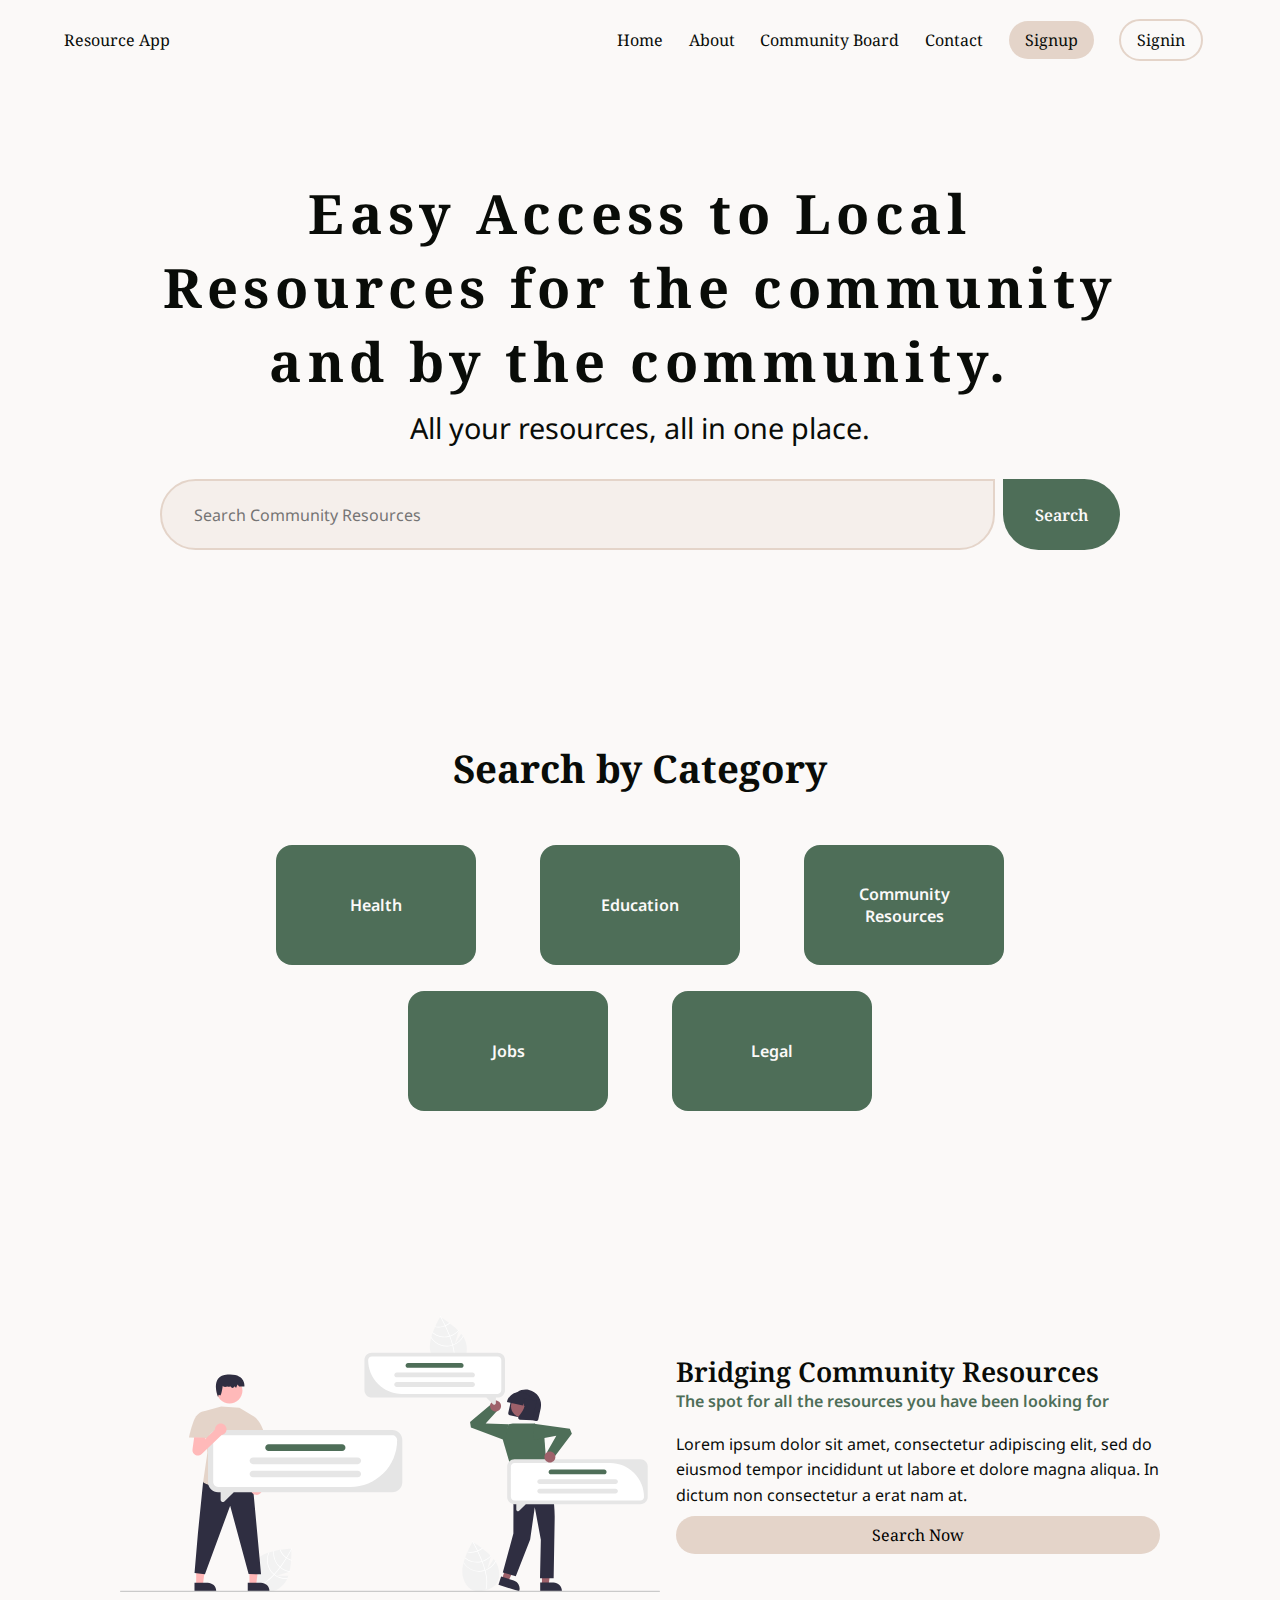
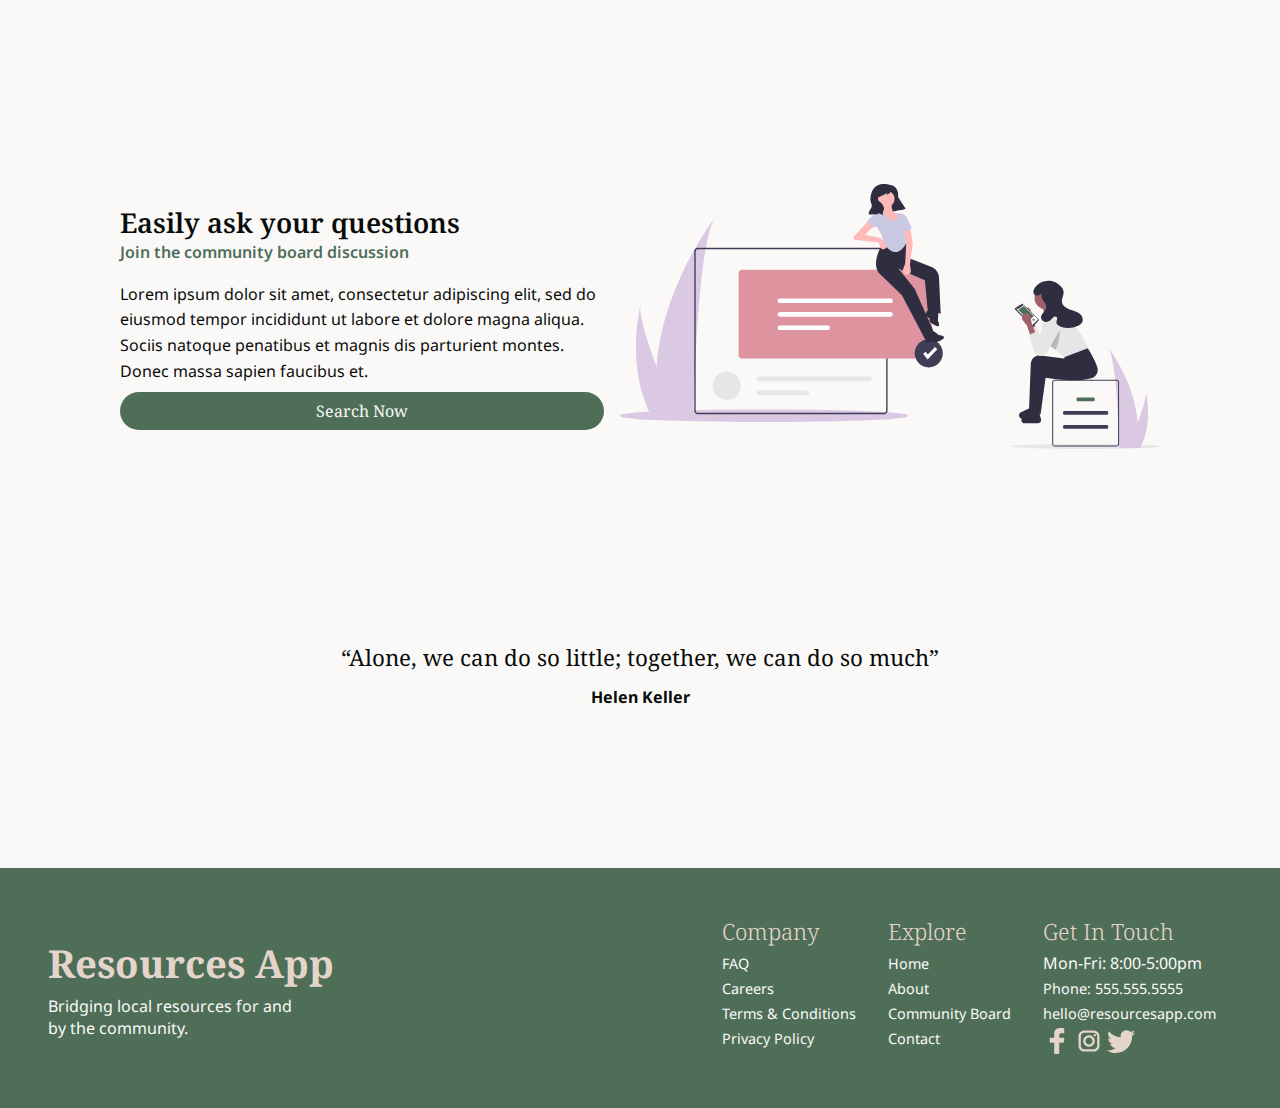
<file: index.html>
<!DOCTYPE html>
<html lang="en">
<head>
    <meta charset="UTF-8">
    <meta http-equiv="X-UA-Compatible" content="IE=edge">
    <meta name="viewport" content="width=device-width, initial-scale=1.0">
    <link rel="stylesheet" href="styles.css">
    <link rel="preconnect" href="https://fonts.googleapis.com">
    <link rel="preconnect" href="https://fonts.gstatic.com" crossorigin>
    <link href="https://fonts.googleapis.com/css2?family=Noto+Sans:wght@400;700&family=Noto+Serif:wght@400;700&display=swap" rel="stylesheet">
    <title>Resource App</title>
</head>
<body>
    
    <!-- THIS IS THE MENU CONTAINER -->
    <div class="menu-section active" id="menu" onclick="menuDisplay()">
        <div class="menu-container">
            <ul>
                <li>About</li>
                <li>Projects</li>
                <li>Contact</li>
            </ul>
        </div>
    </div>
    <!-- THIS IS THE NAVBAR -->
    <nav>
        <div class="navbar-container">
            <a href="index.html"><div class="logo">Resource App</div></a>
            <div class="menu-btn-container">
                <div class="line1"></div>
                <div class="line2"></div>
                <div class="line3"></div>
            </div>
            <div class="links-container">
                <ul class="nav-links">
                    <li><a href="index.html">Home</a></li>
                    <li><a href="pages/about.html">About</a></li>
                    <li><a href="pages/community.html">Community Board</a></li>
                    <li><a href="pages/contact.html">Contact</a></li>
                    <li ><a href="" class="signup-btn">Signup</a></li>
                    <li ><a href="" class="signin-btn">Signin</a></li>
                </ul>
            </div>
        </div>
    </nav>
    <!-- THIS IS THE HERO -->
    <div class="section" id="hero-section">
        <div class="container" id="hero-container">
            <h1>Easy Access to Local Resources for the community and by the community.</h1>
            <p class="paragraph">All your resources, all in one place.</p>
            <div id="search-bar">
                <input id="search-input" type="text" placeholder="Search Community Resources">
                <button id="search-btn">Search</button>
            </div>
        </div>
    </div>

    <!-- THIS IS THE CATEGORY SECTION -->
    <div class="section" id="category-section">
        <div class="container" id="category-container">
            <h2>Search by Category</h2>
            <a href="pages/search_page_health.html">
                <div id="category-card-container">
                    <div class="category-card">Health</div>
                    <div class="category-card">Education</div>
                    <div class="category-card">Community Resources</div>
                    <div class="category-card">Jobs</div>
                    <div class="category-card">Legal</div>
                </div>
            </a>
        </div>
    </div>

     <!-- THIS IS THE COMMUNITY SECTION -->
    <div class="section" id="community-section">
        <div class="container" id="community-container">
            <img src="img/landing_img_1.svg" alt="">
            <div class="community-content">
                <h3>Bridging Community Resources</h3>
                <h4>The spot for all the resources you have been looking for</h4>
               <p>
                Lorem ipsum dolor sit amet, consectetur adipiscing elit, sed do eiusmod tempor incididunt ut labore et dolore magna aliqua. In dictum non consectetur a erat nam at.
            </p>
            <button class="btn">Search Now</button>
            </div>
        </div>
    </div>
 <!-- THIS IS THE DISCUSSION SECTION -->
    <div class="section" id="discussion-section">
        <div class="container" id="discussion-container">
            <div class="discussion-content">
                <h3>Easily ask your questions</h3>
                <h4>Join the community board discussion</h4>
               <p>
                Lorem ipsum dolor sit amet, consectetur adipiscing elit, sed do eiusmod tempor incididunt ut labore et dolore magna aliqua. Sociis natoque penatibus et magnis dis parturient montes. Donec massa sapien faucibus et. 
            </p>
            <button class="btn green-btn">Search Now</button>
            </div>
            <img src="img/landing_img_2.svg" alt="">
        </div>
    </div>

    <div class="quote-container">
        <p class="quote">“Alone, we can do so little; together, we can do so much”</p>
        <p class="quote-author"><strong>Helen Keller</strong></p>
    </div>

    <!-- THIS IS THE FOOTER -->
    <footer class="footer-section">
        <div class="footer-container">
            <div class="branding">
                <a href="index.html"><h2>Resources App</h2></a>
                <p>Bridging local resources for and by the community.</p>
            </div>
            <div class="links-section-container">
                <div class="footer-links">
                    <h4>Company</h4>
                    <ul class="nav-links">
                        <li class="footer-link"><a href="">FAQ</a></li>
                        <li class="footer-link"><a href="">Careers</a></li>
                        <li class="footer-link"><a href="">Terms & Conditions</a></li>
                        <li class="footer-link"><a href="">Privacy Policy</a></li>
                    </ul>
                </div>

                <div class="footer-links">
                    <h4>Explore</h4>
                    <ul class="nav-links">
                        <li class="footer-link"><a href="index.html">Home</a></li>
                        <li class="footer-link"><a href="pages/about.html">About</a></li>
                        <li class="footer-link"><a href="pages/community.html">Community Board</a></li>
                        <li class="footer-link"><a href="pages/contact.html">Contact</a></li>
                    </ul>
                </div>

                <div class="footer-links">
                    <h4>Get In Touch</h4>
                    <ul class="nav-links">
                        <li class="footer-link">Mon-Fri: 8:00-5:00pm</li>
                        <li class="footer-link"><a href="tel:555-5555-5555">Phone: 555.555.5555</a></li>
                        <li class="footer-link"><a href="mailto:hello@resourcesapp.com">hello@resourcesapp.com</a></li>
                    </ul>
                    <div class="footer-social">
                        <a href=""><img src="img/facebook.svg" alt="Facebook" /></a>
                        <a href=""><img src="img/instagram.svg" alt="Instagram" /></a>
                        <a href=""><img src="img/twitter.svg" alt="Twitter" /></a>
                    </div>
                </div>
            </div>
        </div>
        <!-- <div id="copyright">2021 Resources App. All Rights Reserved</div> -->
    </footer>
    
    <script src="script.js"></script>
</body>
</html>
</file>
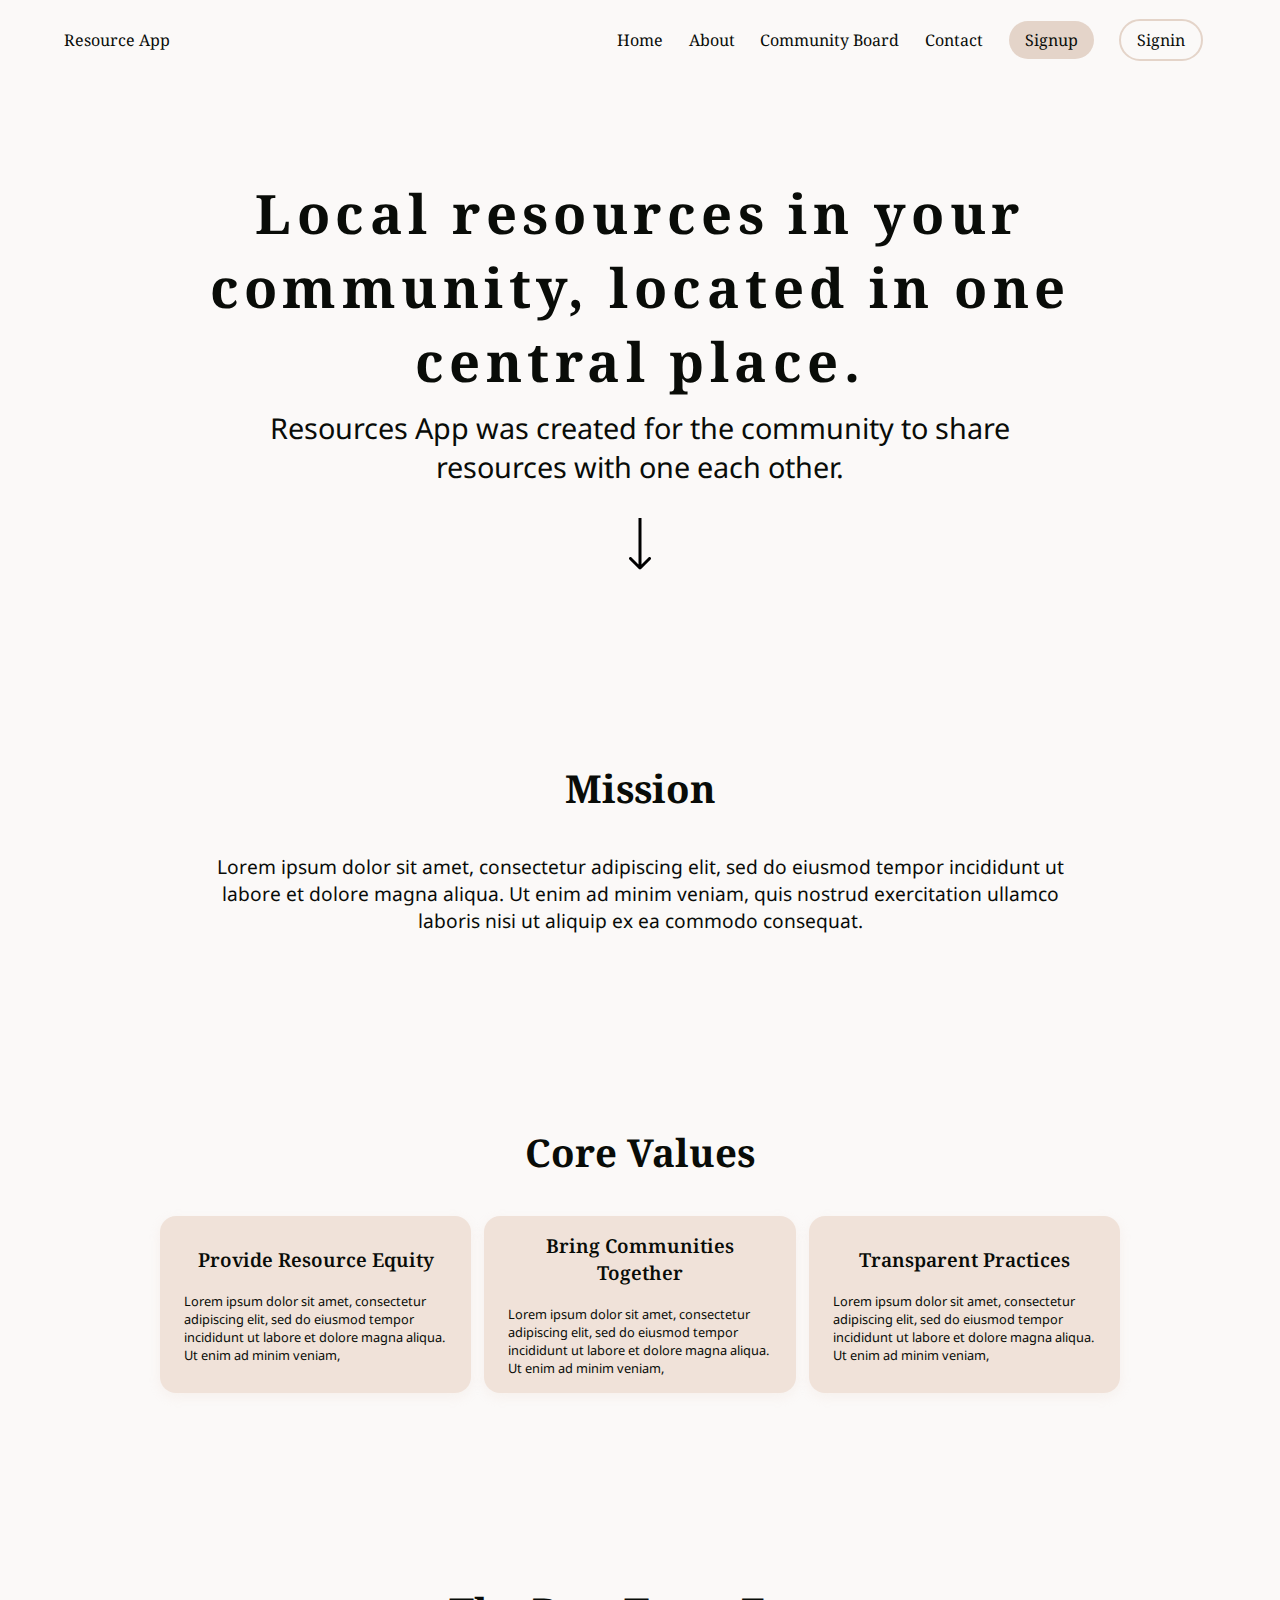
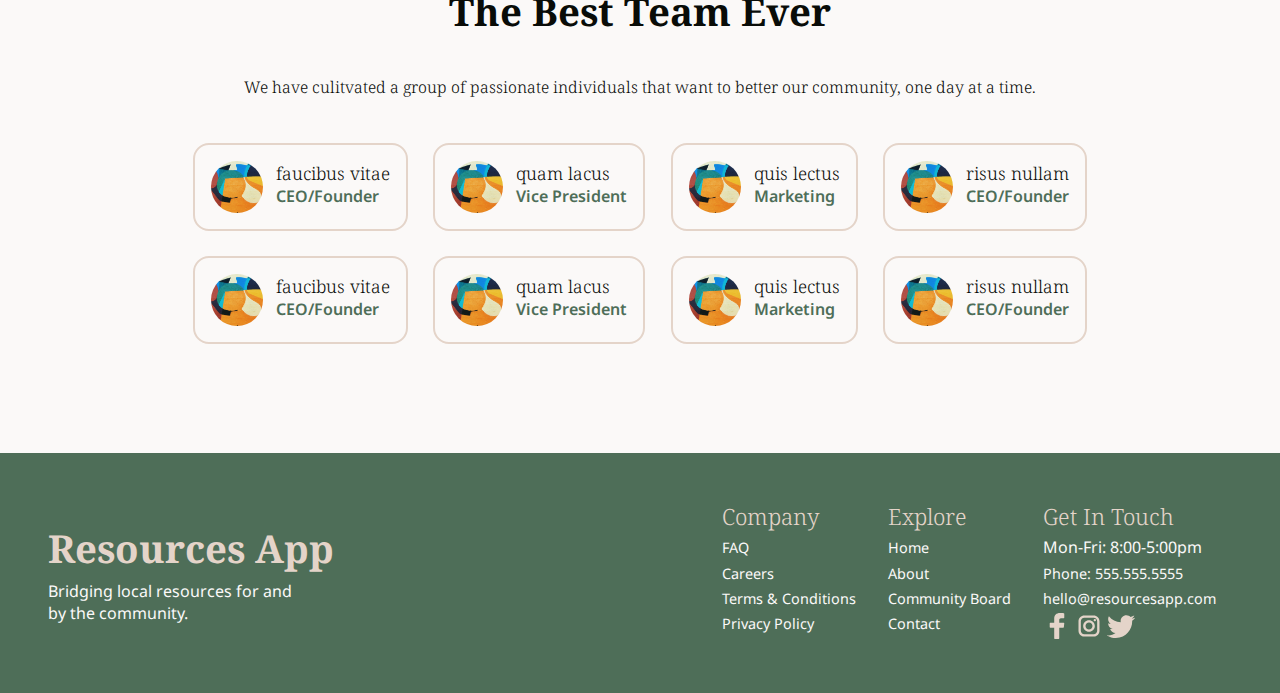
<file: pages/about.html>
<!DOCTYPE html>
<html lang="en">
<head>
    <meta charset="UTF-8">
    <meta http-equiv="X-UA-Compatible" content="IE=edge">
    <meta name="viewport" content="width=device-width, initial-scale=1.0">
    <link rel="stylesheet" href="../styles.css">
    <link rel="preconnect" href="https://fonts.googleapis.com">
    <link rel="preconnect" href="https://fonts.gstatic.com" crossorigin>
    <link href="https://fonts.googleapis.com/css2?family=Noto+Sans:wght@400;700&family=Noto+Serif:wght@400;700&display=swap" rel="stylesheet">
    <title>About</title>
</head>
<body>
     <!-- THIS IS THE NAVBAR -->
     <nav>
        <div class="navbar-container">
            <a href="../index.html"><div class="logo">Resource App</div></a>
            <div class="menu-btn-container">
                <div class="line1"></div>
                <div class="line2"></div>
                <div class="line3"></div>
            </div>
            <div class="links-container">
                <ul class="nav-links">
                    <li><a href="../index.html">Home</a></li>
                    <li><a href="about.html">About</a></li>
                    <li><a href="community.html">Community Board</a></li>
                    <li><a href="contact.html">Contact</a></li>
                    <li ><a href="" class="signup-btn">Signup</a></li>
                    <li ><a href="" class="signin-btn">Signin</a></li>
                </ul>
            </div>
        </div>
    </nav>

        <!-- THIS IS THE ABOUT HERO -->
        <div class="section" id="about-hero-section">
            <div class="container" id="about-hero-container">
                <h1>Local resources in your community, located in one central place.</h1>
                <p class="paragraph">Resources App was created for the community to share resources with one each other.</p>
                <img id="down-arrow" src="../img/arrow1.svg" alt="" />
            </div>
        </div>

        <!-- THIS IS THE MISSION SECTION -->
        <div class="section" id="mission-section">
            <div class="container" id="mission-container">
                <h2>Mission</h2>
                <p class="paragraph-sm">Lorem ipsum dolor sit amet, consectetur adipiscing elit, sed do eiusmod tempor incididunt ut labore et dolore magna aliqua. Ut enim ad minim veniam, quis nostrud exercitation ullamco laboris nisi ut aliquip ex ea commodo consequat.
                </p>
            </div>
        </div>

        <!-- THIS IS THE CORE VALUES SECTION -->
        <div class="section" id="core-values-section">
            <div class="container" id="core-values-container">
                <h2>Core Values</h2>
                <div class="core-card-container">
                    <div class="core-card left">
                        <h3>Provide Resource Equity</h3>
                        <p class="paragraph-xs core-p">Lorem ipsum dolor sit amet, consectetur adipiscing elit, sed do eiusmod tempor incididunt ut labore et dolore magna aliqua. Ut enim ad minim veniam,  </p>
                    </div>
                    <div class="core-card">
                        <h3>Bring Communities Together</h3>
                        <p class="paragraph-xs core-p">Lorem ipsum dolor sit amet, consectetur adipiscing elit, sed do eiusmod tempor incididunt ut labore et dolore magna aliqua. Ut enim ad minim veniam,</p>
                    </div>
                    <div class="core-card right">
                        <h3>Transparent Practices</h3>
                        <p class="paragraph-xs core-p">Lorem ipsum dolor sit amet, consectetur adipiscing elit, sed do eiusmod tempor incididunt ut labore et dolore magna aliqua. Ut enim ad minim veniam,</p>
                    </div>
                </div>
            </div>
        </div>

        <!-- THIS IS THE TEAM SECTION -->
        <div class="section" id="team-section">
            <div class="container" id="team-container">
                <h2>The Best Team Ever</h2>
                <h3>We have culitvated a group of passionate individuals that want to better our community, one day at a time.</h3>
                <div class="team-card-container">
                    <div class="team-card">
                        <div class="profile-pic"></div>
                        <div class="profile-content">
                            <h4 class="name">faucibus vitae</h4>
                            <p class="title">CEO/Founder</p>
                        </div>
                    </div>

                    <div class="team-card">
                        <div class="profile-pic"></div>
                        <div class="profile-content">
                            <h4 class="name">quam lacus</h4>
                            <p class="title">Vice President</p>
                        </div>
                    </div>

                    <div class="team-card">
                        <div class="profile-pic"></div> 
                        <div class="profile-content">
                            <h4 class="name">quis lectus</h4>
                            <p class="title">Marketing</p>
                        </div>
                    </div>

                    <div class="team-card">
                        <div class="profile-pic"></div>
                        <div class="profile-content">
                            <h4 class="name">risus nullam</h4>
                            <p class="title">CEO/Founder</p>
                        </div>
                    </div>
                    
                </div>
                <div class="team-card-container">
                    <div class="team-card">
                        <div class="profile-pic"></div>
                        <div class="profile-content">
                            <h4 class="name">faucibus vitae</h4>
                            <p class="title">CEO/Founder</p>
                        </div>
                    </div>

                    <div class="team-card">
                        <div class="profile-pic"></div>
                        <div class="profile-content">
                            <h4 class="name">quam lacus</h4>
                            <p class="title">Vice President</p>
                        </div>
                    </div>

                    <div class="team-card">
                        <div class="profile-pic"></div> 
                        <div class="profile-content">
                            <h4 class="name">quis lectus</h4>
                            <p class="title">Marketing</p>
                        </div>
                    </div>

                    <div class="team-card">
                        <div class="profile-pic"></div>
                        <div class="profile-content">
                            <h4 class="name">risus nullam</h4>
                            <p class="title">CEO/Founder</p>
                        </div>
                    </div>
                    
                </div>
            </div>
        </div>

    <!-- THIS IS THE FOOTER -->
    <footer class="footer-section">
        <div class="footer-container">
            <div class="branding">
                <a href="../index.html"><h2>Resources App</h2></a>
                <p>Bridging local resources for and by the community.</p>
            </div>
            <div class="links-section-container">
                <div class="footer-links">
                    <h4>Company</h4>
                    <ul class="nav-links">
                        <li class="footer-link"><a href="">FAQ</a></li>
                        <li class="footer-link"><a href="">Careers</a></li>
                        <li class="footer-link"><a href="">Terms & Conditions</a></li>
                        <li class="footer-link"><a href="">Privacy Policy</a></li>
                    </ul>
                </div>

                <div class="footer-links">
                    <h4>Explore</h4>
                    <ul class="nav-links">
                        <li class="footer-link"><a href="../index.html">Home</a></li>
                        <li class="footer-link"><a href="../pages/about.html">About</a></li>
                        <li class="footer-link"><a href="../pages/community.html">Community Board</a></li>
                        <li class="footer-link"><a href="../pages/contact.html">Contact</a></li>
                    </ul>
                </div>

                <div class="footer-links">
                    <h4>Get In Touch</h4>
                    <ul class="nav-links">
                        <li class="footer-link">Mon-Fri: 8:00-5:00pm</li>
                        <li class="footer-link"><a href="tel:555-5555-5555">Phone: 555.555.5555</a></li>
                        <li class="footer-link"><a href="mailto:hello@resourcesapp.com">hello@resourcesapp.com</a></li>
                    </ul>
                    <div class="footer-social">
                        <a href=""><img src="../img/facebook.svg" alt="Facebook" /></a>
                        <a href=""><img src="../img/instagram.svg" alt="Instagram" /></a>
                        <a href=""><img src="../img/twitter.svg" alt="Twitter" /></a>
                    </div>
                </div>
            </div>
        </div>
        <!-- <div id="copyright">2021 Resources App. All Rights Reserved</div> -->
    </footer>
    
</body>
</html>
</file>
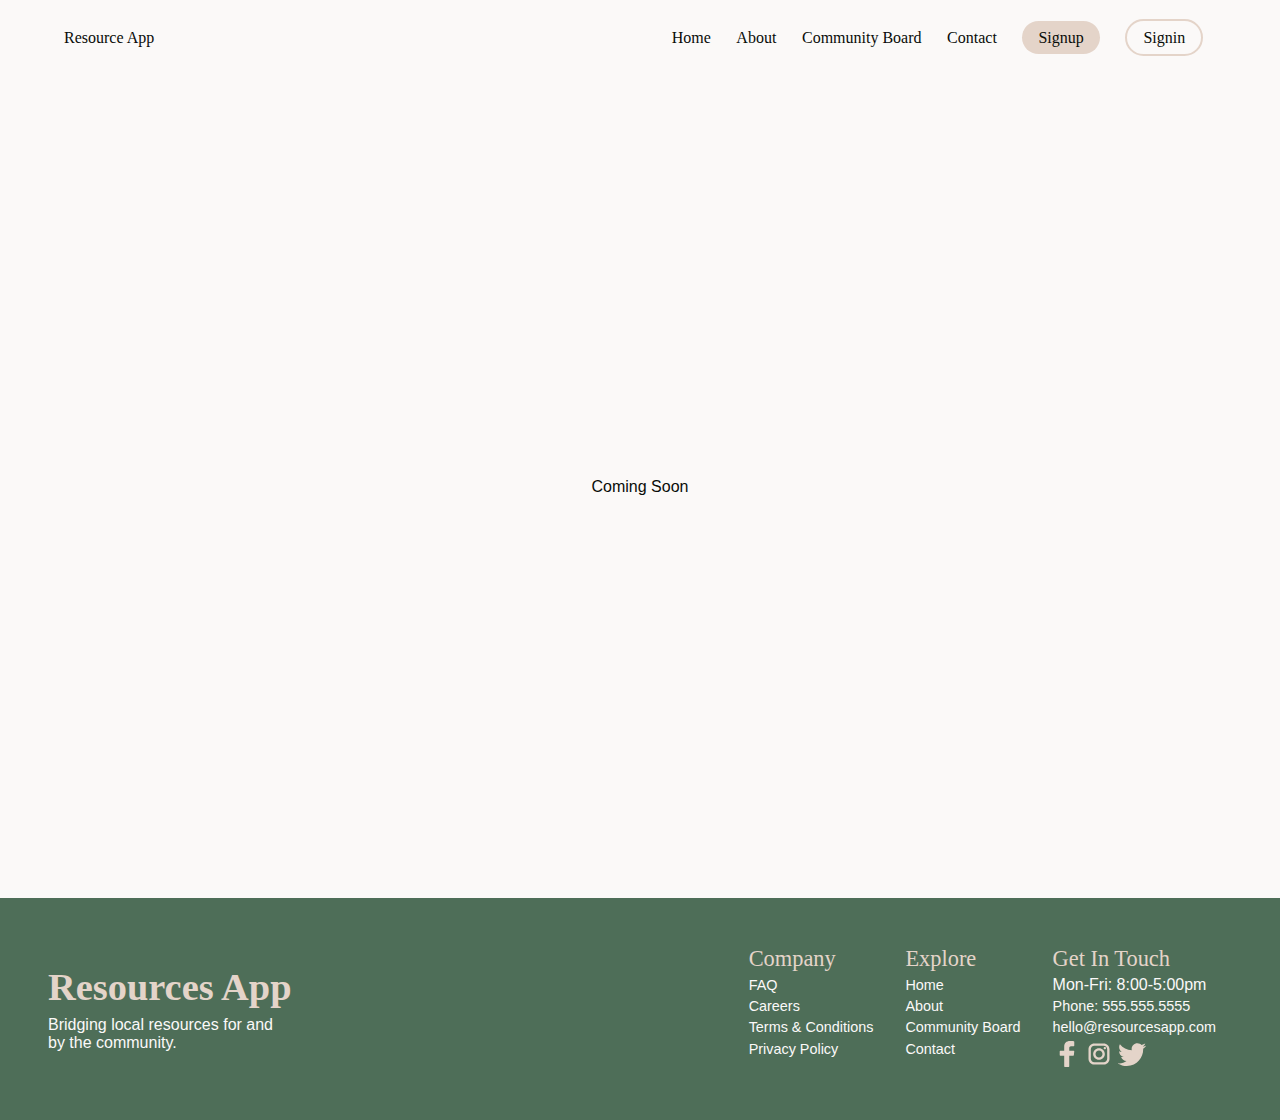
<file: pages/community.html>
<!DOCTYPE html>
<html lang="en">
<head>
    <meta charset="UTF-8">
    <meta http-equiv="X-UA-Compatible" content="IE=edge">
    <meta name="viewport" content="width=device-width, initial-scale=1.0">
    <link rel="stylesheet" href="../styles.css">
    <title>Community Board</title>
</head>
<body>
  <!-- THIS IS THE NAVBAR -->
  <nav>
    <div class="navbar-container">
        <a href="../index.html"><div class="logo">Resource App</div></a>
        <div class="menu-btn-container">
            <div class="line1"></div>
            <div class="line2"></div>
            <div class="line3"></div>
        </div>
        <div class="links-container">
            <ul class="nav-links">
                <li><a href="../index.html">Home</a></li>
                <li><a href="about.html">About</a></li>
                <li><a href="community.html">Community Board</a></li>
                <li><a href="contact.html">Contact</a></li>
                <li ><a href="" class="signup-btn">Signup</a></li>
                <li ><a href="" class="signin-btn">Signin</a></li>
            </ul>
        </div>
    </div>
</nav>

<div class="coming-soon-section">
    <div class="coming-soon-container">
        <p>Coming Soon</p>
    </div>
</div>
 <!-- THIS IS THE FOOTER -->
 <footer class="footer-section">
    <div class="footer-container">
        <div class="branding">
            <a href="../index.html"><h2>Resources App</h2></a>
            <p>Bridging local resources for and by the community.</p>
        </div>
        <div class="links-section-container">
            <div class="footer-links">
                <h4>Company</h4>
                <ul class="nav-links">
                    <li class="footer-link"><a href="">FAQ</a></li>
                    <li class="footer-link"><a href="">Careers</a></li>
                    <li class="footer-link"><a href="">Terms & Conditions</a></li>
                    <li class="footer-link"><a href="">Privacy Policy</a></li>
                </ul>
            </div>

            <div class="footer-links">
                <h4>Explore</h4>
                <ul class="nav-links">
                    <li class="footer-link"><a href="../index.html">Home</a></li>
                    <li class="footer-link"><a href="../pages/about.html">About</a></li>
                    <li class="footer-link"><a href="../pages/community.html">Community Board</a></li>
                    <li class="footer-link"><a href="../pages/contact.html">Contact</a></li>
                </ul>
            </div>

            <div class="footer-links">
                <h4>Get In Touch</h4>
                <ul class="nav-links">
                    <li class="footer-link">Mon-Fri: 8:00-5:00pm</li>
                    <li class="footer-link"><a href="tel:555-5555-5555">Phone: 555.555.5555</a></li>
                    <li class="footer-link"><a href="mailto:hello@resourcesapp.com">hello@resourcesapp.com</a></li>
                </ul>
                <div class="footer-social">
                    <a href=""><img src="../img/facebook.svg" alt="Facebook" /></a>
                    <a href=""><img src="../img/instagram.svg" alt="Instagram" /></a>
                    <a href=""><img src="../img/twitter.svg" alt="Twitter" /></a>
                </div>
            </div>
        </div>
    </div>
    <!-- <div id="copyright">2021 Resources App. All Rights Reserved</div> -->
</footer>


</body>
</html>
</file>
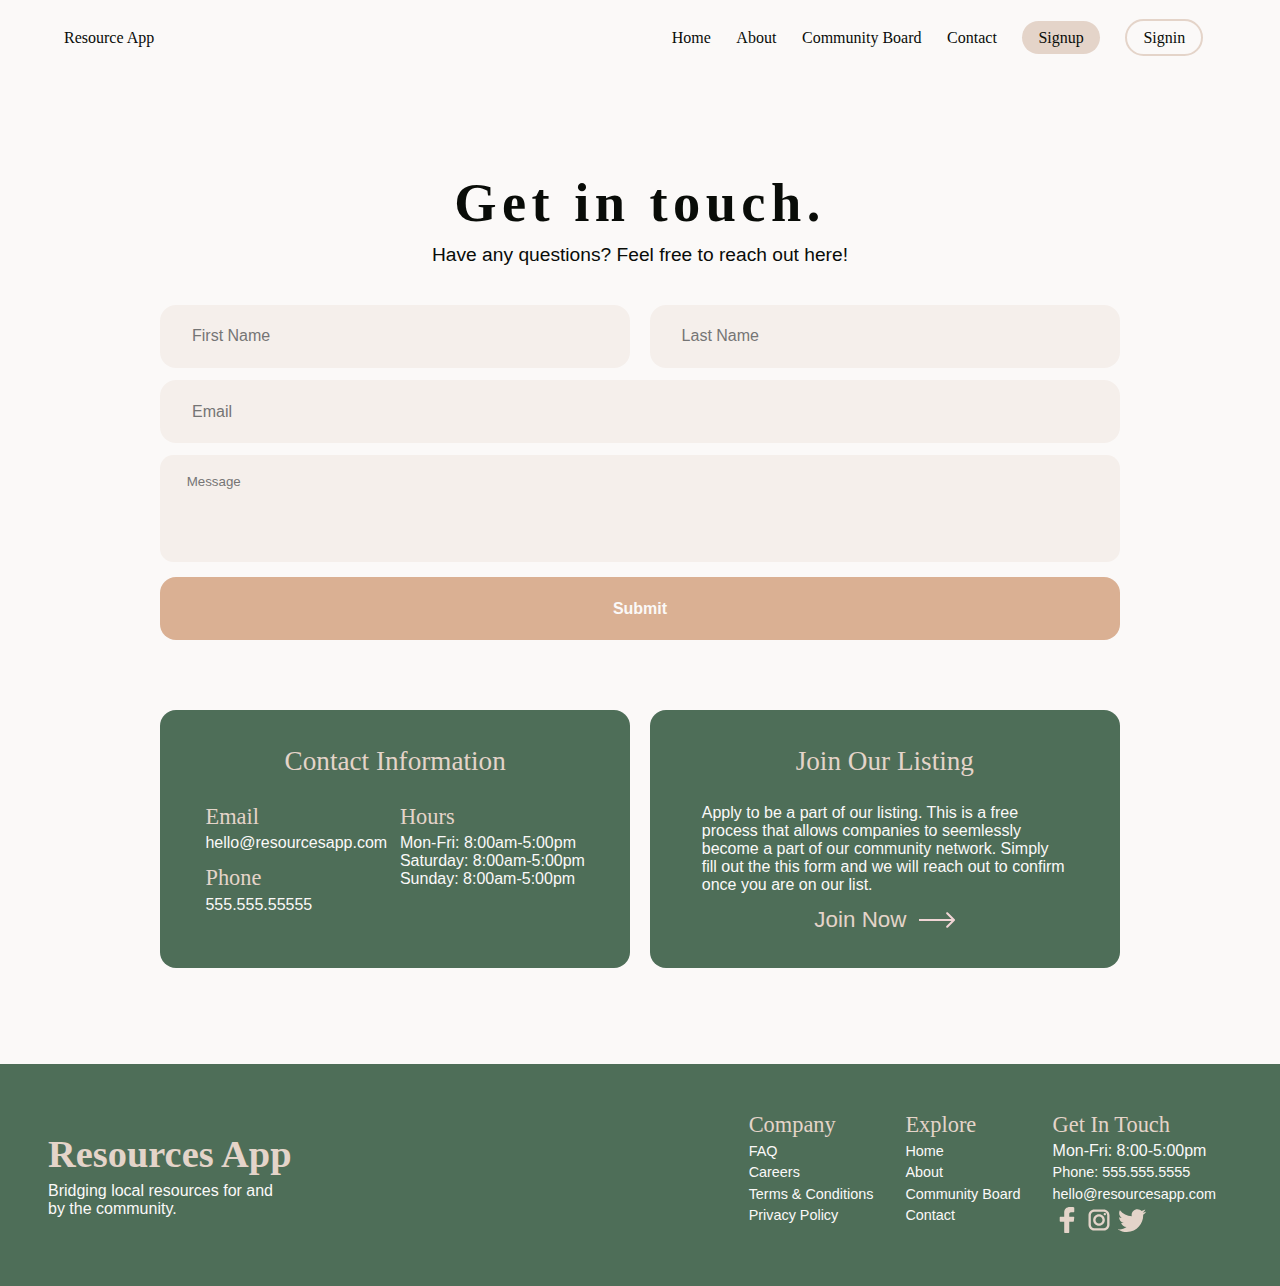
<file: pages/contact.html>
<!DOCTYPE html>
<html lang="en">
<head>
    <meta charset="UTF-8">
    <meta http-equiv="X-UA-Compatible" content="IE=edge">
    <meta name="viewport" content="width=device-width, initial-scale=1.0">
    <link rel="stylesheet" href="../styles.css">
    <title>Contact</title>
</head>
<body>
         <!-- THIS IS THE NAVBAR -->
    <nav>
        <div class="navbar-container">
            <a href="../index.html"><div class="logo">Resource App</div></a>
            <div class="menu-btn-container">
                <div class="line1"></div>
                <div class="line2"></div>
                <div class="line3"></div>
            </div>
            <div class="links-container">
                <ul class="nav-links">
                    <li><a href="../index.html">Home</a></li>
                    <li><a href="about.html">About</a></li>
                    <li><a href="community.html">Community Board</a></li>
                    <li><a href="contact.html">Contact</a></li>
                    <li ><a href="" class="signup-btn">Signup</a></li>
                    <li ><a href="" class="signin-btn">Signin</a></li>
                </ul>
            </div>
        </div>
    </nav>

        <!-- FORM SECTION -->
    <div id="form-section">
        <h1>Get in touch.</h1>
        <p class="paragraph-sm">Have any questions? Feel free to reach out here!</p>
        
            <form>
                <div class="top-row">
                    <input class="form-input" type="text" id="fname" name="fname" placeholder="First Name" required><br>
                    <input type="text" id="lname" name="lname" placeholder="Last Name" required>
                </div>
                <input type="text" id="email" name="email" placeholder="Email" required>
                <textarea id="message" name="message" placeholder="Message" required></textarea>
                <button id="form-btn">Submit</button>
              </form>
        
        <div id="contact-card-container">
            <!-- CARD ONE -->
            <div class="contact-card">
                <h3>Contact Information</h3>
                <div class="contact-content">
                    <div class="contact-left">
                        <ul>
                            <li>
                                <h4>Email</h4>
                                <p>hello@resourcesapp.com</p>
                            </li>
                            <li>
                                <h4>Phone</h4>
                                <p>555.555.55555</p>
                            </li>
                        </ul>
                    </div>
                    <div class="contact-right">
                        <ul>
                            <li><h4>Hours</h4></li>
                            <li>Mon-Fri: 8:00am-5:00pm</li>
                            <li>Saturday: 8:00am-5:00pm</li>
                            <li>Sunday: 8:00am-5:00pm</li>
                        </ul>
                    </div>
                </div>
            </div>
            <!-- CARD TWO -->
            <div class="contact-card">
                <h3>Join Our Listing</h3>
                <div class="join-content">
                    <p>Apply to be a part of our listing. This is a free process that allows companies to seemlessly become a part of our community network. Simply fill out the this form and we will reach out to confirm once you are on our list.</p>
                    <div class="join-btn-container">
                        <button id="join-btn">Join Now</button>
                        <img src="../img/horizontal_arrow.svg" alt="">
                    </div>
                </div>
            </div>
           

        </div>
    </div>
    
      <!-- THIS IS THE FOOTER -->
    <footer class="footer-section">
        <div class="footer-container">
            <div class="branding">
                <a href="../index.html"><h2>Resources App</h2></a>
                <p>Bridging local resources for and by the community.</p>
            </div>
            <div class="links-section-container">
                <div class="footer-links">
                    <h4>Company</h4>
                    <ul class="nav-links">
                        <li class="footer-link"><a href="">FAQ</a></li>
                        <li class="footer-link"><a href="">Careers</a></li>
                        <li class="footer-link"><a href="">Terms & Conditions</a></li>
                        <li class="footer-link"><a href="">Privacy Policy</a></li>
                    </ul>
                </div>

                <div class="footer-links">
                    <h4>Explore</h4>
                    <ul class="nav-links">
                        <li class="footer-link"><a href="../index.html">Home</a></li>
                        <li class="footer-link"><a href="../pages/about.html">About</a></li>
                        <li class="footer-link"><a href="../pages/community.html">Community Board</a></li>
                        <li class="footer-link"><a href="../pages/contact.html">Contact</a></li>
                    </ul>
                </div>

                <div class="footer-links">
                    <h4>Get In Touch</h4>
                    <ul class="nav-links">
                        <li class="footer-link">Mon-Fri: 8:00-5:00pm</li>
                        <li class="footer-link"><a href="tel:555-5555-5555">Phone: 555.555.5555</a></li>
                        <li class="footer-link"><a href="mailto:hello@resourcesapp.com">hello@resourcesapp.com</a></li>
                    </ul>
                    <div class="footer-social">
                        <a href=""><img src="../img/facebook.svg" alt="Facebook" /></a>
                        <a href=""><img src="../img/instagram.svg" alt="Instagram" /></a>
                        <a href=""><img src="../img/twitter.svg" alt="Twitter" /></a>
                    </div>
                </div>
            </div>
        </div>
        <!-- <div id="copyright">2021 Resources App. All Rights Reserved</div> -->
    </footer>
    
    
</body>
</html>
</file>
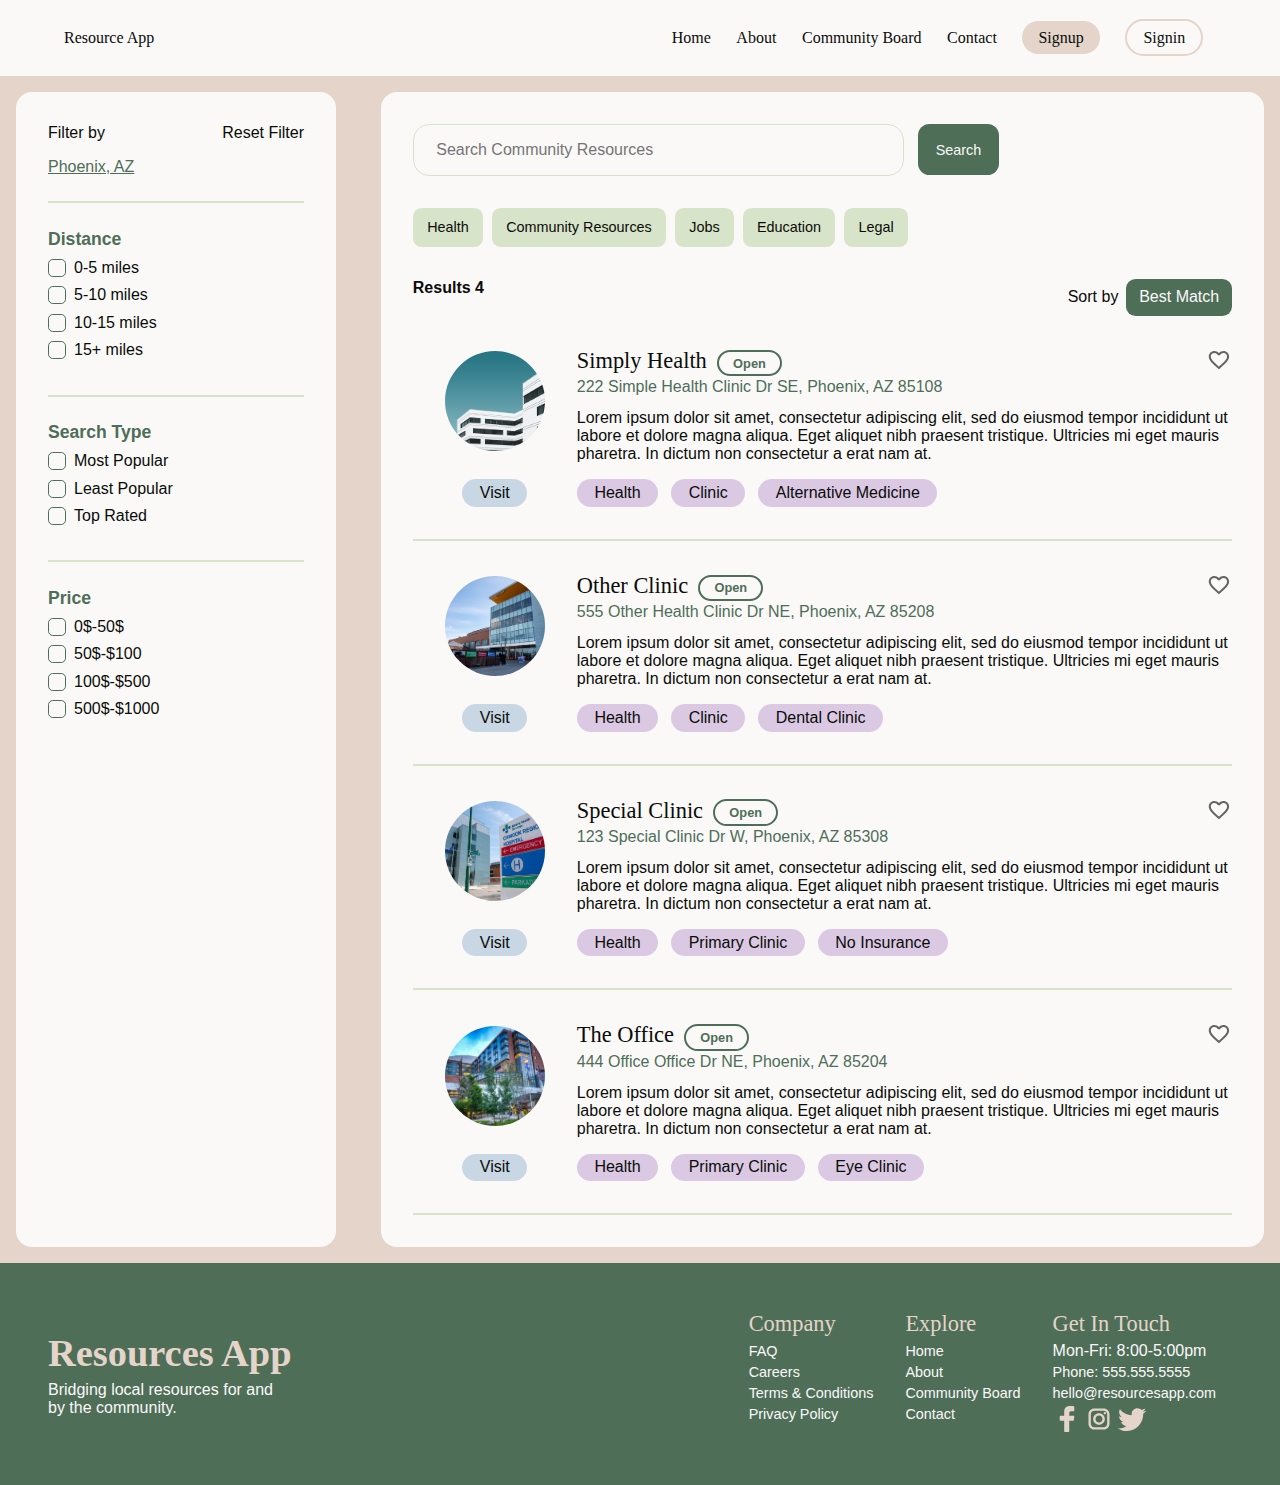
<file: pages/search_page.html>
<!DOCTYPE html>
<html lang="en">
<head>
    <meta charset="UTF-8">
    <meta http-equiv="X-UA-Compatible" content="IE=edge">
    <meta name="viewport" content="width=device-width, initial-scale=1.0">
    <link rel="stylesheet" href="../styles.css">
    <title>Search Page</title>
</head>
<body>
          <!-- THIS IS THE NAVBAR -->
    <nav>
        <div class="navbar-container">
            <a href="../index.html"><div class="logo">Resource App</div></a>
            <div class="menu-btn-container">
                <div class="line1"></div>
                <div class="line2"></div>
                <div class="line3"></div>
            </div>
            <div class="links-container">
                <ul class="nav-links">
                    <li><a href="../index.html">Home</a></li>
                    <li><a href="about.html">About</a></li>
                    <li><a href="community.html">Community Board</a></li>
                    <li><a href="contact.html">Contact</a></li>
                    <li ><a href="" class="signup-btn">Signup</a></li>
                    <li ><a href="" class="signin-btn">Signin</a></li>
                </ul>
            </div>
        </div>
    </nav>

    <div class="section" id="search-results-section">
        <div class="container" id="search-results-container">
        <!-- SIDE BAR -->
        <div class="side-bar">
            <div class="filter">
                <div>Filter by</div>
                <div>Reset Filter</div>
            </div>
            <div id="city-state">Phoenix, AZ</div>

            <hr class="line" />
            <div class="category-content">
                <h5>Distance</h5>
                <label class="checkbox-container">
                    <input type="checkbox" name="key" value="value" />
                    <span>0-5 miles</span>
                </label>
                <label class="checkbox-container">
                    <input type="checkbox" name="key" value="value" />
                    <span>5-10 miles</span>
                </label>
                <label class="checkbox-container">
                    <input type="checkbox" name="key" value="value" />
                    <span>10-15 miles</span>
                </label>
                <label class="checkbox-container">
                    <input type="checkbox" name="key" value="value" />
                    <span>15+ miles</span>
                </label>
            </div>


            <hr class="line" />
            <div class="category-content">
                <h5>Search Type</h5>
                <label class="checkbox-container">
                    <input type="checkbox" name="key" value="value" />
                    <span>Most Popular</span>
                </label>
                <label class="checkbox-container">
                    <input type="checkbox" name="key" value="value" />
                    <span>Least Popular</span>
                </label>
                <label class="checkbox-container">
                    <input type="checkbox" name="key" value="value" />
                    <span>Top Rated</span>
                </label>
            </div>

            <hr class="line" />
            <div class="category-content">
                <h5>Price</h5>
                <label class="checkbox-container">
                    <input type="checkbox" name="key" value="value" />
                    <span>0$-50$</span>
                </label>
                <label class="checkbox-container">
                    <input type="checkbox" name="key" value="value" />
                    <span>50$-$100</span>
                </label>
                <label class="checkbox-container">
                    <input type="checkbox" name="key" value="value" />
                    <span>100$-$500</span>
                </label>
                <label class="checkbox-container">
                    <input type="checkbox" name="key" value="value" />
                    <span>500$-$1000</span>
                </label>
            </div>
        </div>
        <!-- SEARCH RESULTS -->
        <div class="search-content-container">
            <!-- SEARCH BAR -->
            <div class="page-search-bar-container">
                <input id="page-search-bar" type="text" placeholder="Search Community Resources">
                <button id="search-btn-2">Search</button>
            </div>

             <!-- CATEGORY BUTTONS -->
             <div id="category-btn-container">
                <a href="search_page_health.html"><div class="category-btn">Health</div></a>
                <div class="category-btn">Community Resources</div>
                <div class="category-btn">Jobs</div>
                <div class="category-btn">Education</div>
                <div class="category-btn">Legal</div>
            </div>
           
                <div class="results-top-row">
                    <div id="results-count">Results 4</div>
                    <div class="sort-container">
                        <p>Sort by</p>
                        <div>Best Match</div>
                    </div>
                </div>
            
           
            <!-- SEARCH RESULTS CARDS -->

            <!-- CARD 1 -->
            <a href="single_search.html">
            <div class="search-results-card">
                <div class="left-side">
                    <div class="resource-img img-1"></div>
                    <div class="visit">Visit</div>
                </div>
                <div class="right-side">
                    <img src="../img/heart.svg" alt="">
                    <div class="name-open">
                        <h4 class="resource-name">Simply Health</h4>
                        <div class="open">Open</div>
                    </div>
                    <h6 class="resource-location">222 Simple Health Clinic Dr SE, Phoenix, AZ 85108</h6>
                    <p class="resource-summary">Lorem ipsum dolor sit amet, consectetur adipiscing elit, sed do eiusmod tempor incididunt ut labore et dolore magna aliqua. Eget aliquet nibh praesent tristique. Ultricies mi eget mauris pharetra. In dictum non consectetur a erat nam at. </p>
                    <div class="tags-container">
                        <div class="tag">Health</div>
                        <div class="tag">Clinic</div>
                        <div class="tag">Alternative Medicine</div>
                    </div>
                </div>
            
            </div>
        </a>

            <!-- CARD 2 -->
            <a href="single_search2.html"><div class="search-results-card">
                <div class="left-side">
                    <div class="resource-img img-2"></div>
                    <div class="visit">Visit</div>
                </div>
                <div class="right-side">
                    <img src="../img/heart.svg" alt="">
                    <div class="name-open">
                        <h4 class="resource-name">Other Clinic</h4>
                        <div class="open">Open</div>
                    </div>
                    <h6 class="resource-location">555 Other Health Clinic Dr NE, Phoenix, AZ 85208</h6>
                    <p class="resource-summary">Lorem ipsum dolor sit amet, consectetur adipiscing elit, sed do eiusmod tempor incididunt ut labore et dolore magna aliqua. Eget aliquet nibh praesent tristique. Ultricies mi eget mauris pharetra. In dictum non consectetur a erat nam at. </p>
                    <div class="tags-container">
                        <div class="tag">Health</div>
                        <div class="tag">Clinic</div>
                        <div class="tag">Dental Clinic</div>
                    </div>
                </div>
            </div>
        </a>
            
            <!-- CARD 3 -->
            <a href="single_search3.html">
                <div class="search-results-card">
                <div class="left-side">
                    <div class="resource-img img-3"></div>
                    <div class="visit">Visit</div>
                </div>
                <div class="right-side">
                    <img src="../img/heart.svg" alt="">
                    <div class="name-open">
                        <h4 class="resource-name">Special Clinic</h4>
                        <div class="open">Open</div>
                    </div>
                    <h6 class="resource-location">123 Special Clinic Dr W, Phoenix, AZ 85308</h6>
                    <p class="resource-summary">Lorem ipsum dolor sit amet, consectetur adipiscing elit, sed do eiusmod tempor incididunt ut labore et dolore magna aliqua. Eget aliquet nibh praesent tristique. Ultricies mi eget mauris pharetra. In dictum non consectetur a erat nam at. </p>
                    <div class="tags-container">
                        <div class="tag">Health</div>
                        <div class="tag">Primary Clinic</div>
                        <div class="tag">No Insurance</div>
                    </div>
                </div>
            </div>
            </a>

            <!-- CARD 4 -->
            <div class="search-results-card">
                <div class="left-side">
                    <div class="resource-img img-4"></div>
                    <div class="visit">Visit</div>
                </div>
                <div class="right-side">
                    <img src="../img/heart.svg" alt="">
                    <div class="name-open">
                        <h4 class="resource-name">The Office</h4>
                        <div class="open">Open</div>
                    </div>
                    <h6 class="resource-location">444 Office Office Dr NE, Phoenix, AZ 85204</h6>
                    <p class="resource-summary">Lorem ipsum dolor sit amet, consectetur adipiscing elit, sed do eiusmod tempor incididunt ut labore et dolore magna aliqua. Eget aliquet nibh praesent tristique. Ultricies mi eget mauris pharetra. In dictum non consectetur a erat nam at. </p>
                    <div class="tags-container">
                        <div class="tag">Health</div>
                        <div class="tag">Primary Clinic</div>
                        <div class="tag">Eye Clinic</div>
                    </div>
                </div>
            </div>
        </div>
    </div>
</div>

     <!-- THIS IS THE FOOTER -->
     <footer class="footer-section">
        <div class="footer-container">
            <div class="branding">
                <a href="../index.html"><h2>Resources App</h2></a>
                <p>Bridging local resources for and by the community.</p>
            </div>
            <div class="links-section-container">
                <div class="footer-links">
                    <h4>Company</h4>
                    <ul class="nav-links">
                        <li class="footer-link"><a href="">FAQ</a></li>
                        <li class="footer-link"><a href="">Careers</a></li>
                        <li class="footer-link"><a href="">Terms & Conditions</a></li>
                        <li class="footer-link"><a href="">Privacy Policy</a></li>
                    </ul>
                </div>

                <div class="footer-links">
                    <h4>Explore</h4>
                    <ul class="nav-links">
                        <li class="footer-link"><a href="../index.html">Home</a></li>
                        <li class="footer-link"><a href="../pages/about.html">About</a></li>
                        <li class="footer-link"><a href="../pages/community.html">Community Board</a></li>
                        <li class="footer-link"><a href="../pages/contact.html">Contact</a></li>
                    </ul>
                </div>

                <div class="footer-links">
                    <h4>Get In Touch</h4>
                    <ul class="nav-links">
                        <li class="footer-link">Mon-Fri: 8:00-5:00pm</li>
                        <li class="footer-link"><a href="tel:555-5555-5555">Phone: 555.555.5555</a></li>
                        <li class="footer-link"><a href="mailto:hello@resourcesapp.com">hello@resourcesapp.com</a></li>
                    </ul>
                    <div class="footer-social">
                        <a href=""><img src="../img/facebook.svg" alt="Facebook" /></a>
                        <a href=""><img src="../img/instagram.svg" alt="Instagram" /></a>
                        <a href=""><img src="../img/twitter.svg" alt="Twitter" /></a>
                    </div>
                </div>
            </div>
        </div>
        <!-- <div id="copyright">2021 Resources App. All Rights Reserved</div> -->
    </footer>
    
    
</body>
</html>
</file>
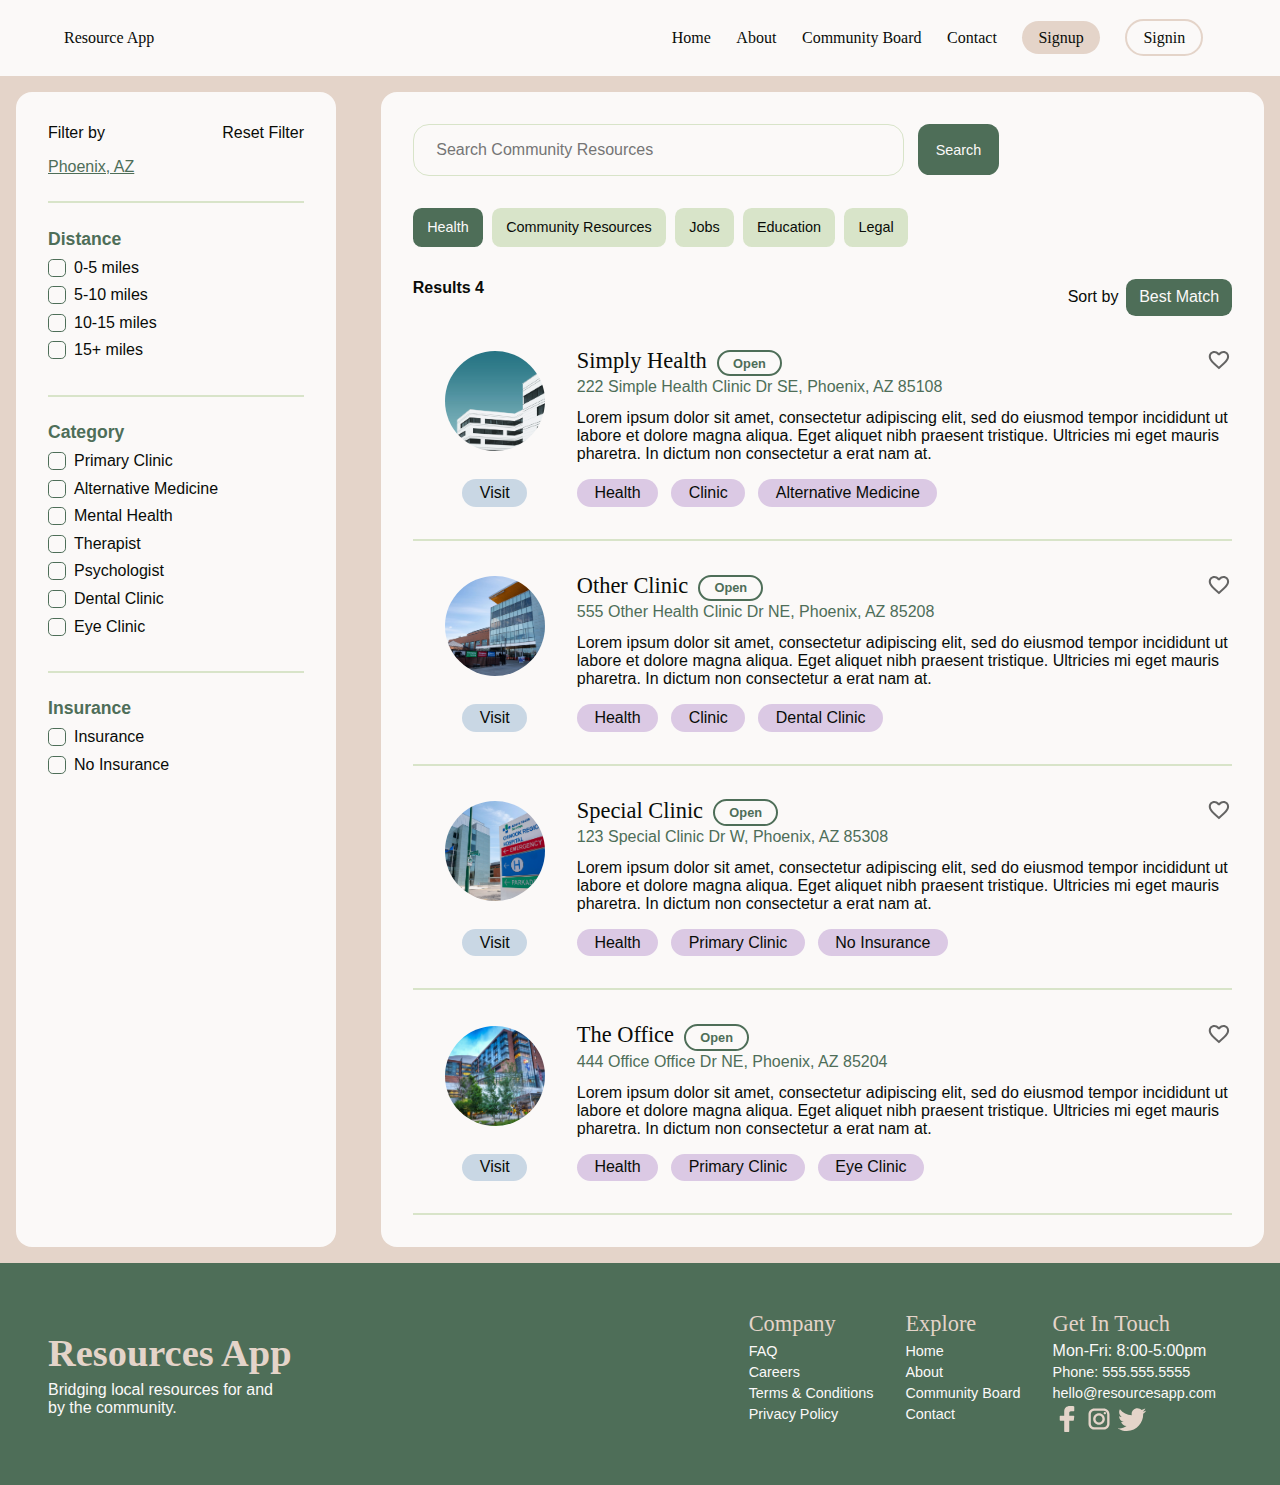
<file: pages/search_page_health.html>
<!DOCTYPE html>
<html lang="en">
<head>
    <meta charset="UTF-8">
    <meta http-equiv="X-UA-Compatible" content="IE=edge">
    <meta name="viewport" content="width=device-width, initial-scale=1.0">
    <link rel="stylesheet" href="../styles.css">
    <title>Search Page</title>
</head>
<body>
          <!-- THIS IS THE NAVBAR -->
    <nav>
        <div class="navbar-container">
            <a href="../index.html"><div class="logo">Resource App</div></a>
            <div class="menu-btn-container">
                <div class="line1"></div>
                <div class="line2"></div>
                <div class="line3"></div>
            </div>
            <div class="links-container">
                <ul class="nav-links">
                    <li><a href="../index.html">Home</a></li>
                    <li><a href="about.html">About</a></li>
                    <li><a href="community.html">Community Board</a></li>
                    <li><a href="contact.html">Contact</a></li>
                    <li ><a href="" class="signup-btn">Signup</a></li>
                    <li ><a href="" class="signin-btn">Signin</a></li>
                </ul>
            </div>
        </div>
    </nav>

    <div class="section" id="search-results-section">
        <div class="container" id="search-results-container">
        <!-- SIDE BAR -->
        <div class="side-bar">
            <div class="filter">
                <div>Filter by</div>
                <div>Reset Filter</div>
            </div>
            <div id="city-state">Phoenix, AZ</div>
            <hr class="line" />
            <div class="category-content">
                <h5>Distance</h5>
                <label class="checkbox-container">
                    <input type="checkbox" name="key" value="value" />
                    <span>0-5 miles</span>
                </label>
                <label class="checkbox-container">
                    <input type="checkbox" name="key" value="value" />
                    <span>5-10 miles</span>
                </label>
                <label class="checkbox-container">
                    <input type="checkbox" name="key" value="value" />
                    <span>10-15 miles</span>
                </label>
                <label class="checkbox-container">
                    <input type="checkbox" name="key" value="value" />
                    <span>15+ miles</span>
                </label>
            </div>


            <hr class="line" />
            <div class="category-content">
                <h5>Category</h5>
                <label class="checkbox-container">
                    <input type="checkbox" name="key" value="value" />
                    <span>Primary Clinic</span>
                </label>
                <label class="checkbox-container">
                    <input type="checkbox" name="key" value="value" />
                    <span>Alternative Medicine</span>
                </label>
                <label class="checkbox-container">
                    <input type="checkbox" name="key" value="value" />
                    <span>Mental Health</span>
                </label>
                <label class="checkbox-container">
                    <input type="checkbox" name="key" value="value" />
                    <span>Therapist</span>
                </label>
                <label class="checkbox-container">
                    <input type="checkbox" name="key" value="value" />
                    <span>Psychologist</span>
                </label>
                <label class="checkbox-container">
                    <input type="checkbox" name="key" value="value" />
                    <span>Dental Clinic</span>
                </label>
                <label class="checkbox-container">
                    <input type="checkbox" name="key" value="value" />
                    <span>Eye Clinic</span>
                </label> 
            </div>

            <hr class="line" />
            <div class="category-content">
                <h5>Insurance</h5>
                <label class="checkbox-container">
                    <input type="checkbox" name="key" value="value" />
                    <span>Insurance</span>
                </label>
                <label class="checkbox-container">
                    <input type="checkbox" name="key" value="value" />
                    <span>No Insurance</span>
                </label>
            </div>
        </div>
        <!-- SEARCH RESULTS -->
        <div class="search-content-container">
            <!-- SEARCH BAR -->
            <div class="page-search-bar-container">
                <input id="page-search-bar" type="text" placeholder="Search Community Resources">
                <button id="search-btn-2">Search</button>
            </div>

             <!-- CATEGORY BUTTONS -->
             <div id="category-btn-container">
                <div class="category-btn selected-btn">Health</div>
                <div class="category-btn">Community Resources</div>
                <div class="category-btn">Jobs</div>
                <div class="category-btn">Education</div>
                <div class="category-btn">Legal</div>
            </div>
           
                <div class="results-top-row">
                    <div id="results-count">Results 4</div>
                    <div class="sort-container">
                        <p>Sort by</p>
                        <div>Best Match</div>
                    </div>
                </div>
            
           
            <!-- SEARCH RESULTS CARDS -->

            <!-- CARD 1 -->
            <a href="single_search.html">
            <div class="search-results-card">
                <div class="left-side">
                    <div class="resource-img img-1"></div>
                    <div class="visit">Visit</div>
                </div>
                <div class="right-side">
                    <img src="../img/heart.svg" alt="">
                    <div class="name-open">
                        <h4 class="resource-name">Simply Health</h4>
                        <div class="open">Open</div>
                    </div>
                    <h6 class="resource-location">222 Simple Health Clinic Dr SE, Phoenix, AZ 85108</h6>
                    <p class="resource-summary">Lorem ipsum dolor sit amet, consectetur adipiscing elit, sed do eiusmod tempor incididunt ut labore et dolore magna aliqua. Eget aliquet nibh praesent tristique. Ultricies mi eget mauris pharetra. In dictum non consectetur a erat nam at. </p>
                    <div class="tags-container">
                        <div class="tag">Health</div>
                        <div class="tag">Clinic</div>
                        <div class="tag">Alternative Medicine</div>
                    </div>
                </div>
            
            </div>
        </a>

            <!-- CARD 2 -->
            <a href="single_search2.html"><div class="search-results-card">
                <div class="left-side">
                    <div class="resource-img img-2"></div>
                    <div class="visit">Visit</div>
                </div>
                <div class="right-side">
                    <img src="../img/heart.svg" alt="">
                    <div class="name-open">
                        <h4 class="resource-name">Other Clinic</h4>
                        <div class="open">Open</div>
                    </div>
                    <h6 class="resource-location">555 Other Health Clinic Dr NE, Phoenix, AZ 85208</h6>
                    <p class="resource-summary">Lorem ipsum dolor sit amet, consectetur adipiscing elit, sed do eiusmod tempor incididunt ut labore et dolore magna aliqua. Eget aliquet nibh praesent tristique. Ultricies mi eget mauris pharetra. In dictum non consectetur a erat nam at. </p>
                    <div class="tags-container">
                        <div class="tag">Health</div>
                        <div class="tag">Clinic</div>
                        <div class="tag">Dental Clinic</div>
                    </div>
                </div>
            </div>
        </a>
            
            <!-- CARD 3 -->
            <a href="single_search3.html">
                <div class="search-results-card">
                <div class="left-side">
                    <div class="resource-img img-3"></div>
                    <div class="visit">Visit</div>
                </div>
                <div class="right-side">
                    <img src="../img/heart.svg" alt="">
                    <div class="name-open">
                        <h4 class="resource-name">Special Clinic</h4>
                        <div class="open">Open</div>
                    </div>
                    <h6 class="resource-location">123 Special Clinic Dr W, Phoenix, AZ 85308</h6>
                    <p class="resource-summary">Lorem ipsum dolor sit amet, consectetur adipiscing elit, sed do eiusmod tempor incididunt ut labore et dolore magna aliqua. Eget aliquet nibh praesent tristique. Ultricies mi eget mauris pharetra. In dictum non consectetur a erat nam at. </p>
                    <div class="tags-container">
                        <div class="tag">Health</div>
                        <div class="tag">Primary Clinic</div>
                        <div class="tag">No Insurance</div>
                    </div>
                </div>
            </div>
            </a>

            <!-- CARD 4 -->
            <div class="search-results-card">
                <div class="left-side">
                    <div class="resource-img img-4"></div>
                    <div class="visit">Visit</div>
                </div>
                <div class="right-side">
                    <img src="../img/heart.svg" alt="">
                    <div class="name-open">
                        <h4 class="resource-name">The Office</h4>
                        <div class="open">Open</div>
                    </div>
                    <h6 class="resource-location">444 Office Office Dr NE, Phoenix, AZ 85204</h6>
                    <p class="resource-summary">Lorem ipsum dolor sit amet, consectetur adipiscing elit, sed do eiusmod tempor incididunt ut labore et dolore magna aliqua. Eget aliquet nibh praesent tristique. Ultricies mi eget mauris pharetra. In dictum non consectetur a erat nam at. </p>
                    <div class="tags-container">
                        <div class="tag">Health</div>
                        <div class="tag">Primary Clinic</div>
                        <div class="tag">Eye Clinic</div>
                    </div>
                </div>
            </div>


        </div>
    </div>
    </div>

     <!-- THIS IS THE FOOTER -->
    <footer class="footer-section">
        <div class="footer-container">
            <div class="branding">
                <a href="../index.html"><h2>Resources App</h2></a>
                <p>Bridging local resources for and by the community.</p>
            </div>
            <div class="links-section-container">
                <div class="footer-links">
                    <h4>Company</h4>
                    <ul class="nav-links">
                        <li class="footer-link"><a href="">FAQ</a></li>
                        <li class="footer-link"><a href="">Careers</a></li>
                        <li class="footer-link"><a href="">Terms & Conditions</a></li>
                        <li class="footer-link"><a href="">Privacy Policy</a></li>
                    </ul>
                </div>

                <div class="footer-links">
                    <h4>Explore</h4>
                    <ul class="nav-links">
                        <li class="footer-link"><a href="../index.html">Home</a></li>
                        <li class="footer-link"><a href="../pages/about.html">About</a></li>
                        <li class="footer-link"><a href="../pages/community.html">Community Board</a></li>
                        <li class="footer-link"><a href="../pages/contact.html">Contact</a></li>
                    </ul>
                </div>

                <div class="footer-links">
                    <h4>Get In Touch</h4>
                    <ul class="nav-links">
                        <li class="footer-link">Mon-Fri: 8:00-5:00pm</li>
                        <li class="footer-link"><a href="tel:555-5555-5555">Phone: 555.555.5555</a></li>
                        <li class="footer-link"><a href="mailto:hello@resourcesapp.com">hello@resourcesapp.com</a></li>
                    </ul>
                    <div class="footer-social">
                        <a href=""><img src="../img/facebook.svg" alt="Facebook" /></a>
                        <a href=""><img src="../img/instagram.svg" alt="Instagram" /></a>
                        <a href=""><img src="../img/twitter.svg" alt="Twitter" /></a>
                    </div>
                </div>
            </div>
        </div>
        <!-- <div id="copyright">2021 Resources App. All Rights Reserved</div> -->
    </footer>
    
    
</body>
</html>
</file>
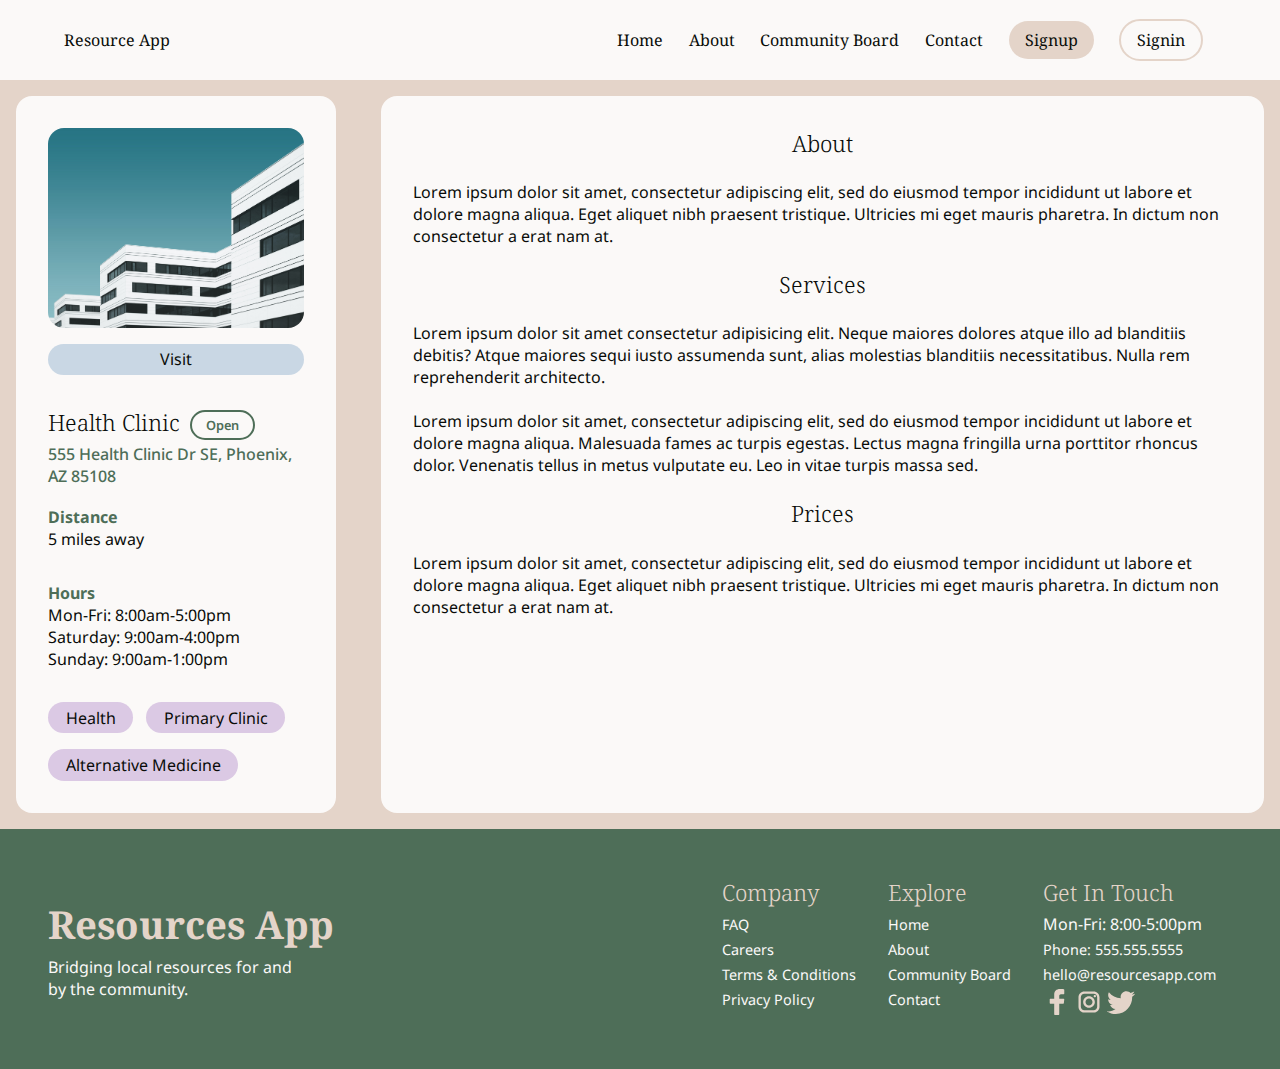
<file: pages/single_search.html>
<!DOCTYPE html>
<html lang="en">

<head>
    <meta charset="UTF-8">
    <meta http-equiv="X-UA-Compatible" content="IE=edge">
    <meta name="viewport" content="width=device-width, initial-scale=1.0">
    <link rel="stylesheet" href="../styles.css">
    <link rel="preconnect" href="https://fonts.googleapis.com">
    <link rel="preconnect" href="https://fonts.gstatic.com" crossorigin>
    <link
        href="https://fonts.googleapis.com/css2?family=Noto+Sans:wght@400;700&family=Noto+Serif:wght@400;700&display=swap"
        rel="stylesheet">
    <title>Simply Health</title>
</head>

<body>
    <!-- THIS IS THE NAVBAR -->
    <nav>
        <div class="navbar-container">
            <a href="../index.html"><div class="logo">Resource App</div></a>
            <div class="menu-btn-container">
                <div class="line1"></div>
                <div class="line2"></div>
                <div class="line3"></div>
            </div>
            <div class="links-container">
                <ul class="nav-links">
                    <li><a href="../index.html">Home</a></li>
                    <li><a href="about.html">About</a></li>
                    <li><a href="community.html">Community Board</a></li>
                    <li><a href="contact.html">Contact</a></li>
                    <li ><a href="" class="signup-btn">Signup</a></li>
                    <li ><a href="" class="signin-btn">Signin</a></li>
                </ul>
            </div>
        </div>
    </nav>

    <div class="section" id="search-results-section">
        <div class="container" id="search-results-container">
            <!-- SIDE BAR -->
            <div class="side-bar sidebar-2">
                <div class="center-content">
                    <div class="resource-page-img img-1"></div>
                    <div class="visit visit-long">Visit</div>
                   
                </div>
                <div class="name-open">
                    <h4 class="resource-name">Health Clinic</h4>
                    <div class="open">Open</div>
                </div>
                <h6 class="resource-location side-location">555 Health Clinic Dr SE, Phoenix, AZ 85108</h6>
                <div class="resource-distance">
                    <h5>Distance</h5>
                    <p>5 miles away</p>
                </div>
                <div class="resource-hours">
                    <h5>Hours</h5>
                    <ul>
                        <li>Mon-Fri: 8:00am-5:00pm</li>
                        <li>Saturday: 9:00am-4:00pm</li>
                        <li>Sunday: 9:00am-1:00pm</li>
                    </ul>
                </div>
                
                <div class="tags-container tag-container-2">
                    <div class="tag tag-2">Health</div>
                    <div class="tag tag-2">Primary Clinic</div>
                    <div class="tag tag-2">Alternative Medicine</div>
                </div>

            </div>
            <!-- SEARCH RESULTS -->
            <div class="search-content-container single-search-container">
                <!-- <div class="resource-banner-img">
                </div> -->
                <h4>About</h4>
                <p class="resource-summary">Lorem ipsum dolor sit amet, consectetur adipiscing elit, sed do eiusmod
                    tempor incididunt ut labore et dolore magna aliqua. Eget aliquet nibh praesent tristique. Ultricies
                    mi eget mauris pharetra. In dictum non consectetur a erat nam at. </p>
                <br />
                <h4>Services</h4>
                <p>Lorem ipsum dolor sit amet consectetur adipisicing elit. Neque maiores dolores atque illo ad
                    blanditiis debitis? Atque maiores sequi iusto assumenda sunt, alias molestias blanditiis
                    necessitatibus. Nulla rem reprehenderit architecto.</p>
                    <br />
                    <p>Lorem ipsum dolor sit amet, consectetur adipiscing elit, sed do eiusmod tempor incididunt ut labore et dolore magna aliqua. Malesuada fames ac turpis egestas. Lectus magna fringilla urna porttitor rhoncus dolor. Venenatis tellus in metus vulputate eu. Leo in vitae turpis massa sed.</p>
                    <br />
                    <h4>Prices</h4>
                <p class="resource-summary">Lorem ipsum dolor sit amet, consectetur adipiscing elit, sed do eiusmod
                    tempor incididunt ut labore et dolore magna aliqua. Eget aliquet nibh praesent tristique. Ultricies
                    mi eget mauris pharetra. In dictum non consectetur a erat nam at. </p>
                <br />
            </div>
        </div>
    </div>

    <!-- THIS IS THE FOOTER -->
    <footer class="footer-section">
        <div class="footer-container">
            <div class="branding">
                <a href="../index.html"><h2>Resources App</h2></a>
                <p>Bridging local resources for and by the community.</p>
            </div>
            <div class="links-section-container">
                <div class="footer-links">
                    <h4>Company</h4>
                    <ul class="nav-links">
                        <li class="footer-link"><a href="">FAQ</a></li>
                        <li class="footer-link"><a href="">Careers</a></li>
                        <li class="footer-link"><a href="">Terms & Conditions</a></li>
                        <li class="footer-link"><a href="">Privacy Policy</a></li>
                    </ul>
                </div>

                <div class="footer-links">
                    <h4>Explore</h4>
                    <ul class="nav-links">
                        <li class="footer-link"><a href="../index.html">Home</a></li>
                        <li class="footer-link"><a href="../pages/about.html">About</a></li>
                        <li class="footer-link"><a href="../pages/community.html">Community Board</a></li>
                        <li class="footer-link"><a href="../pages/contact.html">Contact</a></li>
                    </ul>
                </div>

                <div class="footer-links">
                    <h4>Get In Touch</h4>
                    <ul class="nav-links">
                        <li class="footer-link">Mon-Fri: 8:00-5:00pm</li>
                        <li class="footer-link"><a href="tel:555-5555-5555">Phone: 555.555.5555</a></li>
                        <li class="footer-link"><a href="mailto:hello@resourcesapp.com">hello@resourcesapp.com</a></li>
                    </ul>
                    <div class="footer-social">
                        <a href=""><img src="../img/facebook.svg" alt="Facebook" /></a>
                        <a href=""><img src="../img/instagram.svg" alt="Instagram" /></a>
                        <a href=""><img src="../img/twitter.svg" alt="Twitter" /></a>
                    </div>
                </div>
            </div>
        </div>
        <!-- <div id="copyright">2021 Resources App. All Rights Reserved</div> -->
    </footer>
</body>

</html>
</file>
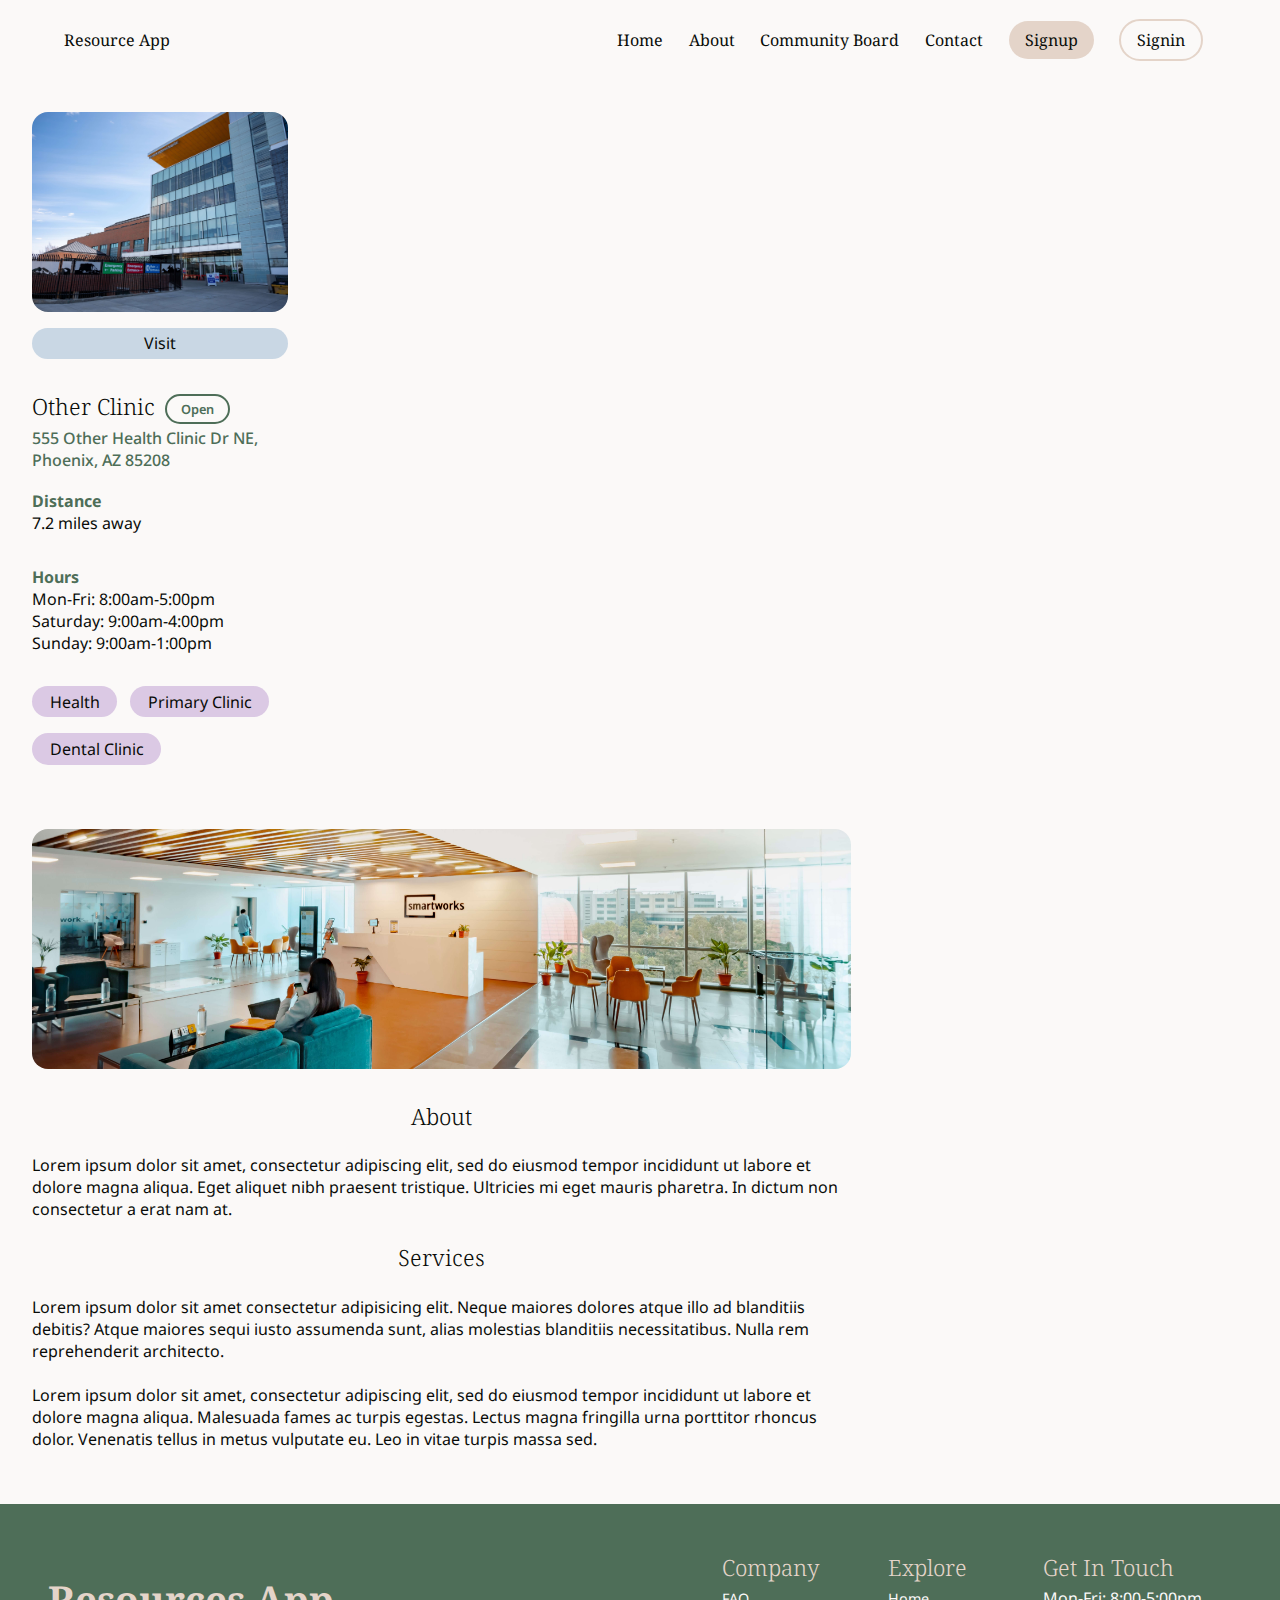
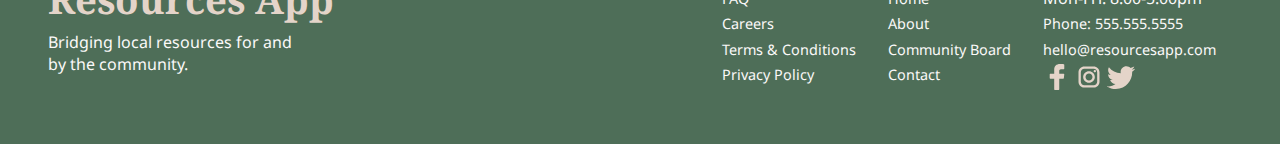
<file: pages/single_search2.html>
<!DOCTYPE html>
<html lang="en">

<head>
    <meta charset="UTF-8">
    <meta http-equiv="X-UA-Compatible" content="IE=edge">
    <meta name="viewport" content="width=device-width, initial-scale=1.0">
    <link rel="stylesheet" href="../styles.css">
    <link rel="preconnect" href="https://fonts.googleapis.com">
    <link rel="preconnect" href="https://fonts.gstatic.com" crossorigin>
    <link
        href="https://fonts.googleapis.com/css2?family=Noto+Sans:wght@400;700&family=Noto+Serif:wght@400;700&display=swap"
        rel="stylesheet">
    <title>Simply Health</title>
</head>

<body>
    <!-- THIS IS THE NAVBAR -->
    <nav>
        <div class="navbar-container">
            <a href="../index.html"><div class="logo">Resource App</div></a>
            <div class="menu-btn-container">
                <div class="line1"></div>
                <div class="line2"></div>
                <div class="line3"></div>
            </div>
            <div class="links-container">
                <ul class="nav-links">
                    <li><a href="../index.html">Home</a></li>
                    <li><a href="about.html">About</a></li>
                    <li><a href="community.html">Community Board</a></li>
                    <li><a href="contact.html">Contact</a></li>
                    <li ><a href="" class="signup-btn">Signup</a></li>
                    <li ><a href="" class="signin-btn">Signin</a></li>
                </ul>
            </div>
        </div>
    </nav>

    <div class="search-results-section">
        <div class="search-results-container">
            <!-- SIDE BAR -->
            <div class="side-bar sidebar-2">
                <div class="center-content">
                    <div class="resource-page-img img-2"></div>
                    <div class="visit visit-long">Visit</div>
                   
                </div>
                <div class="name-open">
                    <h4 class="resource-name">Other Clinic</h4>
                    <div class="open">Open</div>
                </div>
                <h6 class="resource-location side-location">555 Other Health Clinic Dr NE, Phoenix, AZ 85208</h6>
                <div class="resource-distance">
                    <h5>Distance</h5>
                    <p>7.2 miles away</p>
                </div>
                <div class="resource-hours">
                    <h5>Hours</h5>
                    <ul>
                        <li>Mon-Fri: 8:00am-5:00pm</li>
                        <li>Saturday: 9:00am-4:00pm</li>
                        <li>Sunday: 9:00am-1:00pm</li>
                    </ul>
                </div>
                
                <div class="tags-container tag-container-2">
                    <div class="tag tag-2">Health</div>
                    <div class="tag tag-2">Primary Clinic</div>
                    <div class="tag tag-2">Dental Clinic</div>
                </div>

            </div>
            <!-- SEARCH RESULTS -->
            <div class="search-content-container single-search-container">
                <div class="resource-banner-img banner-2">
                </div>
                <h4>About</h4>
                <p class="resource-summary">Lorem ipsum dolor sit amet, consectetur adipiscing elit, sed do eiusmod
                    tempor incididunt ut labore et dolore magna aliqua. Eget aliquet nibh praesent tristique. Ultricies
                    mi eget mauris pharetra. In dictum non consectetur a erat nam at. </p>
                <br />
                <h4>Services</h4>
                <p>Lorem ipsum dolor sit amet consectetur adipisicing elit. Neque maiores dolores atque illo ad
                    blanditiis debitis? Atque maiores sequi iusto assumenda sunt, alias molestias blanditiis
                    necessitatibus. Nulla rem reprehenderit architecto.</p>
                    <br />
                    <p>Lorem ipsum dolor sit amet, consectetur adipiscing elit, sed do eiusmod tempor incididunt ut labore et dolore magna aliqua. Malesuada fames ac turpis egestas. Lectus magna fringilla urna porttitor rhoncus dolor. Venenatis tellus in metus vulputate eu. Leo in vitae turpis massa sed.</p>
                    <br />
            </div>
        </div>
    </div>

   <!-- THIS IS THE FOOTER -->
   <footer class="footer-section">
    <div class="footer-container">
        <div class="branding">
            <a href="../index.html"><h2>Resources App</h2></a>
            <p>Bridging local resources for and by the community.</p>
        </div>
        <div class="links-section-container">
            <div class="footer-links">
                <h4>Company</h4>
                <ul class="nav-links">
                    <li class="footer-link"><a href="">FAQ</a></li>
                    <li class="footer-link"><a href="">Careers</a></li>
                    <li class="footer-link"><a href="">Terms & Conditions</a></li>
                    <li class="footer-link"><a href="">Privacy Policy</a></li>
                </ul>
            </div>

            <div class="footer-links">
                <h4>Explore</h4>
                <ul class="nav-links">
                    <li class="footer-link"><a href="../index.html">Home</a></li>
                    <li class="footer-link"><a href="../pages/about.html">About</a></li>
                    <li class="footer-link"><a href="../pages/community.html">Community Board</a></li>
                    <li class="footer-link"><a href="../pages/contact.html">Contact</a></li>
                </ul>
            </div>

            <div class="footer-links">
                <h4>Get In Touch</h4>
                <ul class="nav-links">
                    <li class="footer-link">Mon-Fri: 8:00-5:00pm</li>
                    <li class="footer-link"><a href="tel:555-5555-5555">Phone: 555.555.5555</a></li>
                    <li class="footer-link"><a href="mailto:hello@resourcesapp.com">hello@resourcesapp.com</a></li>
                </ul>
                <div class="footer-social">
                    <a href=""><img src="../img/facebook.svg" alt="Facebook" /></a>
                    <a href=""><img src="../img/instagram.svg" alt="Instagram" /></a>
                    <a href=""><img src="../img/twitter.svg" alt="Twitter" /></a>
                </div>
            </div>
        </div>
    </div>
    <!-- <div id="copyright">2021 Resources App. All Rights Reserved</div> -->
</footer>
</body>

</html>
</file>
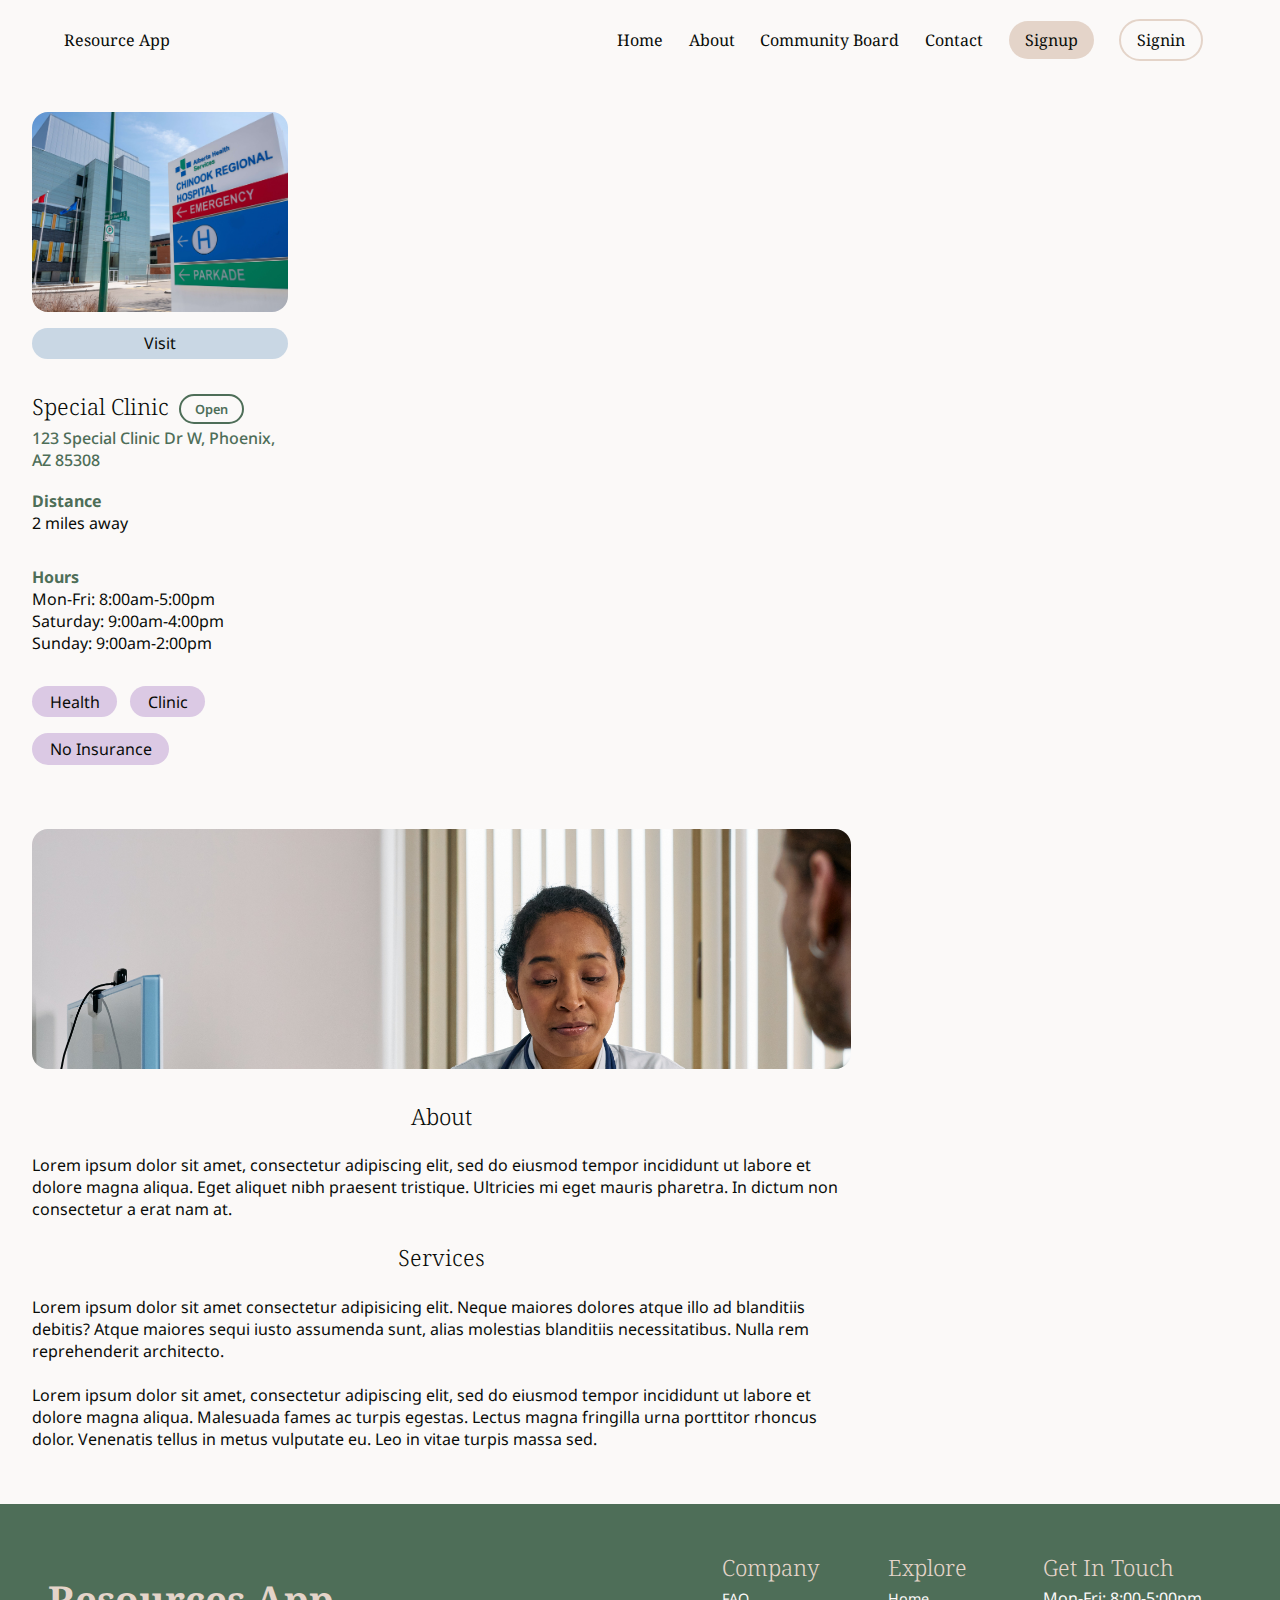
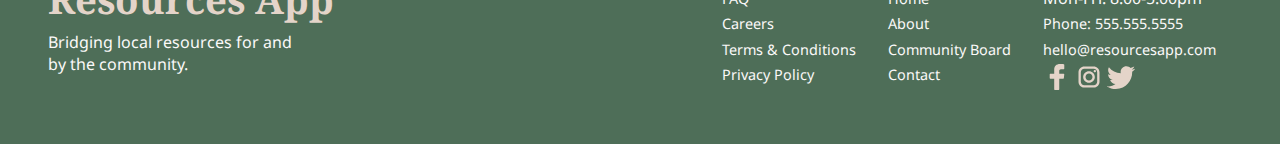
<file: pages/single_search3.html>
<!DOCTYPE html>
<html lang="en">

<head>
    <meta charset="UTF-8">
    <meta http-equiv="X-UA-Compatible" content="IE=edge">
    <meta name="viewport" content="width=device-width, initial-scale=1.0">
    <link rel="stylesheet" href="../styles.css">
    <link rel="preconnect" href="https://fonts.googleapis.com">
    <link rel="preconnect" href="https://fonts.gstatic.com" crossorigin>
    <link
        href="https://fonts.googleapis.com/css2?family=Noto+Sans:wght@400;700&family=Noto+Serif:wght@400;700&display=swap"
        rel="stylesheet">
    <title>Simply Health</title>
</head>

<body>
    <!-- THIS IS THE NAVBAR -->
    <nav>
        <div class="navbar-container">
            <a href="../index.html"><div class="logo">Resource App</div></a>
            <div class="menu-btn-container">
                <div class="line1"></div>
                <div class="line2"></div>
                <div class="line3"></div>
            </div>
            <div class="links-container">
                <ul class="nav-links">
                    <li><a href="../index.html">Home</a></li>
                    <li><a href="about.html">About</a></li>
                    <li><a href="community.html">Community Board</a></li>
                    <li><a href="contact.html">Contact</a></li>
                    <li ><a href="" class="signup-btn">Signup</a></li>
                    <li ><a href="" class="signin-btn">Signin</a></li>
                </ul>
            </div>
        </div>
    </nav>

    <div class="search-results-section">
        <div class="search-results-container">
            <!-- SIDE BAR -->
            <div class="side-bar sidebar-2">
                <div class="center-content">
                    <div class="resource-page-img img-3"></div>
                    <div class="visit visit-long">Visit</div>
                   
                </div>
                <div class="name-open">
                    <h4 class="resource-name">Special Clinic</h4>
                    <div class="open">Open</div>
                </div>
                <h6 class="resource-location side-location">123 Special Clinic Dr W, Phoenix, AZ 85308</h6>
                <div class="resource-distance">
                    <h5>Distance</h5>
                    <p>2 miles away</p>
                </div>
                <div class="resource-hours">
                    <h5>Hours</h5>
                    <ul>
                        <li>Mon-Fri: 8:00am-5:00pm</li>
                        <li>Saturday: 9:00am-4:00pm</li>
                        <li>Sunday: 9:00am-2:00pm</li>
                    </ul>
                </div>
                
                <div class="tags-container tag-container-2">
                    <div class="tag tag-2">Health</div>
                    <div class="tag tag-2">Clinic</div>
                    <div class="tag tag-2">No Insurance</div>
                </div>

            </div>
            <!-- SEARCH RESULTS -->
            <div class="search-content-container single-search-container">
                <div class="resource-banner-img banner-3">
                </div>
                <h4>About</h4>
                <p class="resource-summary">Lorem ipsum dolor sit amet, consectetur adipiscing elit, sed do eiusmod
                    tempor incididunt ut labore et dolore magna aliqua. Eget aliquet nibh praesent tristique. Ultricies
                    mi eget mauris pharetra. In dictum non consectetur a erat nam at. </p>
                <br />
                <h4>Services</h4>
                <p>Lorem ipsum dolor sit amet consectetur adipisicing elit. Neque maiores dolores atque illo ad
                    blanditiis debitis? Atque maiores sequi iusto assumenda sunt, alias molestias blanditiis
                    necessitatibus. Nulla rem reprehenderit architecto.</p>
                    <br />
                    <p>Lorem ipsum dolor sit amet, consectetur adipiscing elit, sed do eiusmod tempor incididunt ut labore et dolore magna aliqua. Malesuada fames ac turpis egestas. Lectus magna fringilla urna porttitor rhoncus dolor. Venenatis tellus in metus vulputate eu. Leo in vitae turpis massa sed.</p>
                    <br />
            </div>
        </div>
    </div>

    <!-- THIS IS THE FOOTER -->
    <footer class="footer-section">
        <div class="footer-container">
            <div class="branding">
                <a href="../index.html"><h2>Resources App</h2></a>
                <p>Bridging local resources for and by the community.</p>
            </div>
            <div class="links-section-container">
                <div class="footer-links">
                    <h4>Company</h4>
                    <ul class="nav-links">
                        <li class="footer-link"><a href="">FAQ</a></li>
                        <li class="footer-link"><a href="">Careers</a></li>
                        <li class="footer-link"><a href="">Terms & Conditions</a></li>
                        <li class="footer-link"><a href="">Privacy Policy</a></li>
                    </ul>
                </div>

                <div class="footer-links">
                    <h4>Explore</h4>
                    <ul class="nav-links">
                        <li class="footer-link"><a href="../index.html">Home</a></li>
                        <li class="footer-link"><a href="../pages/about.html">About</a></li>
                        <li class="footer-link"><a href="../pages/community.html">Community Board</a></li>
                        <li class="footer-link"><a href="../pages/contact.html">Contact</a></li>
                    </ul>
                </div>

                <div class="footer-links">
                    <h4>Get In Touch</h4>
                    <ul class="nav-links">
                        <li class="footer-link">Mon-Fri: 8:00-5:00pm</li>
                        <li class="footer-link"><a href="tel:555-5555-5555">Phone: 555.555.5555</a></li>
                        <li class="footer-link"><a href="mailto:hello@resourcesapp.com">hello@resourcesapp.com</a></li>
                    </ul>
                    <div class="footer-social">
                        <a href=""><img src="../img/facebook.svg" alt="Facebook" /></a>
                        <a href=""><img src="../img/instagram.svg" alt="Instagram" /></a>
                        <a href=""><img src="../img/twitter.svg" alt="Twitter" /></a>
                    </div>
                </div>
            </div>
        </div>
        <!-- <div id="copyright">2021 Resources App. All Rights Reserved</div> -->
    </footer>
</body>

</html>
</file>
<file: styles.css>
:root {
	--light-pink: #fbf9f8;
	--medium-pink: #f5efeb;
	--dark-pink: #e4d4c9;
	--black: #090c08;
	--white: #fbf9f8;
	--dark-green: #4e6e58;
	--light-purple: #dbc9e4;
	--light-blue: #c9d7e4;
	--light-green: #d8e4c9;
	--max-width: 1420px;
	--border-radius: 5em;
	--border-radius-sm: 1em;
}

* {
	box-sizing: border-box;
	margin: 0;
	padding: 0;
	font-family: 'Noto Sans', sans-serif;
}
a {
	text-decoration: none;
	color: var(--black);
}

body {
	background-color: var(--light-pink);
	color: var(--black);
	overflow-x: hidden;
}
/* THIS IS THE MENU SECTION */

.menu-section {
	position: absolute;
	width: 100%;
	top: -100vh;
	z-index: -1;
	transition: 0.4s ease;
	background-color: var(--light-pink);
}
.menu.active {
	top: 0;
	right: 0;
	z-index: 99;
	height: 60vh;
	width: 50vw;
	background-color: orange;
}

.menu-container {
	font-style: italic;
	transform: translate(-20px);
	transition: 0.4s ease;
}
nav {
	display: flex;
	justify-content: center;
	margin: 0 auto;
	max-width: var(--max-width);
	padding: 1.8em 4em;
	width: 100%;
}
nav ul li a {
	font-family: 'Noto Serif', serif;
}
.navbar-container {
	display: flex;
	justify-content: space-between;
	align-items: center;
	align-content: center;
	width: 100%;
}

.links-container ul {
	display: flex;
	list-style: none;
}
.links-container ul li {
	padding: 0 0.8em;
}
.logo {
	font-family: 'Noto Serif', serif;
}
.signup-btn {
	padding: 0.5em 1em;
	background-color: var(--dark-pink);
	border-radius: var(--border-radius);
	font-family: 'Noto Serif', serif;
}
.signup-btn:hover {
}
.signin-btn {
	padding: 0.5em 1em;
	border: 2px solid var(--dark-pink);
	border-radius: var(--border-radius);
}
.signin-btn:hover {
}
.menu-btn-container {
	/* background-color: var(--dark-green); */
	color: var(--white);
	padding: 6px 10px;
	border-radius: 0.4em;
	display: inline-block;
	cursor: pointer;
	display: none;
}
.line1,
.line2,
.line3 {
	background-color: var(--dark-green);
	height: 5px;
	width: 36px;
	margin: 6px 0;
	border-radius: 0.4em;
}
/* REUSED STYLES */
.section,
#form-section,
.footer-section,
.single-search-section,
.coming-soon-section {
	width: 100%;
	display: flex;
	justify-content: center;
	margin: 0 auto;
	padding: 6em 2em;
}
.container,
#form-container,
.footer-container,
.container,
.single-search-container,
.coming-soon-container {
	display: flex;
	justify-content: center;
	flex-direction: column;
	align-items: center;
	width: 960px;
	max-width: var(--max-width);
}
ul {
	list-style: none;
}
h1 {
	font-size: 3.4rem;
	text-align: center;
	letter-spacing: 0.1em;
	padding-bottom: 0.2em;
	font-family: 'Noto Serif', serif;
	/* width: 88%; */
}
h2 {
	font-size: 2.4em;
	font-family: 'Noto Serif', serif;
	/* padding-bottom: 0.2em; */
	margin-bottom: 1em;
}
h3 {
	font-family: 'Noto Serif', serif;
	font-size: 1.7rem;
	font-weight: 300;
	text-align: center;
	width: 90%;
}
h4 {
	padding-bottom: 0.2em;
	font-family: 'Noto Serif', serif;
	font-size: 1.4rem;
	font-weight: 300;
}

/* HERO SECTION */

#search-bar {
	margin-top: 2em;
	width: 100%;
	display: flex;
}
#search-btn {
	padding: 1.4em 2em;
	background-color: var(--dark-green);
	border: none;
	border-radius: 0 var(--border-radius) var(--border-radius)
		var(--border-radius);
	font-family: 'Noto Serif', serif;
	color: var(--white);
	font-size: 1em;
	font-weight: 600;
	margin-left: 0.5em;
}
input[type='text'] {
	width: 100%;
	/* font-family: 'Noto Serif', serif; */
	font-size: 1em;
	font-weight: 400;
	padding: 1.4em 2em;
	background-color: var(--medium-pink);
	border: 2px solid var(--dark-pink);
	border-radius: var(--border-radius) 0 var(--border-radius)
		var(--border-radius);
}
textarea:focus,
input:focus,
textarea:focus,
#fname:focus,
#lname:focus,
#email:focus,
#message:focus {
	outline: none;
	background-color: var(--light-pink);
	border: 2px solid var(--dark-pink);
}
.paragraph,
.paragraph-sm,
.paragraph-xs {
	font-size: 1.8em;
	width: 90%;
	text-align: center;
}

.paragraph-sm {
	font-size: 1.2em;
}
.paragraph-xs {
	font-size: 0.8em;
}
/* CATEGORY STYLES */
#category-card-container {
	display: flex;
	flex-direction: row;
	flex-wrap: wrap;
	justify-content: center;
	align-items: center;
	width: 100%;
}
.category-card {
	display: flex;
	justify-content: center;
	align-items: center;
	background-color: var(--dark-green);
	padding: 2em;
	border-radius: var(--border-radius-sm);
	color: var(--white);
	font-weight: 600;
	margin: 0.8em 2em;
	width: 200px;
	height: 120px;
	max-width: 200px;
	text-align: center;
	cursor: pointer;
}
/* COMMUNITY SECTION */
#community-container,
#discussion-container {
	flex-direction: row;
	justify-content: center;
	max-width: 1560px;
	width: 100vw;
	padding: 0 2em;
	/* background-color: rebeccapurple; */
}
#community-container img,
.discussion-content {
	margin-right: 1em;
	/* background: red; */
}
.community-content,
.discussion-content {
	text-align: left;
	display: flex;
	flex-direction: column;
	width: 42%;
	/* background-color: orangered; */
}
.community-content h3,
.discussion-content h3 {
	text-align: left;
	font-weight: 600;
}
.community-content h4,
.discussion-content h4 {
	font-size: 1em;
	color: var(--dark-green);
	margin-bottom: 1em;
	font-family: 'Noto Sans', sans-serif;
	font-weight: 600;
}
.community-content p,
.discussion-content p {
	line-height: 1.6;
}
.btn {
	padding: 0.5em 1em;
	background-color: var(--dark-pink);
	border-radius: var(--border-radius);
	font-family: 'Noto Serif', serif;
	font-size: 1em;
	border: none;
	cursor: pointer;
	margin-top: 0.5em;
}
.green-btn {
	background-color: var(--dark-green);
	color: var(--white);
}
/* QUOTE */
.quote-container {
	text-align: center;
	margin: 6em auto;
	padding-bottom: 4em;
}
.quote {
	font-size: 1.4em;
	margin-bottom: 0.6em;
	font-family: 'Noto Serif', serif;
}
/* FOOTER */
.footer-section {
	background-color: var(--dark-green);
	color: var(--white);
	padding: 3em;
	position: relative;
	bottom: 0;
	left: 0;
	width: 100%;
}
.footer-container {
	justify-content: space-between;
	flex-direction: row;
	align-content: center;
	max-width: var(--max-width);
	width: var(--max-width);
}
.branding h2 {
	display: flex;
	flex-direction: column;
	margin: 0;
	padding: 0;
	color: var(--dark-pink);
}
.branding p {
	margin-top: 0.4em;
	width: 68%;
}
.links-section-container {
	display: flex;
	flex-direction: row;
}
.footer-links {
	padding: 0 1em;
	text-align: left;
	display: flex;
	flex-direction: column;
	justify-content: flex-start;
	align-content: flex-start;
}
.footer-links h4 {
	color: var(--dark-pink);
}
.footer-link a {
	color: var(--white);
	font-size: 0.9em;
}
.footer-links li {
	padding-bottom: 0.2em;
}
.footer-social a img {
	width: 28px;
	height: 28px;
}
#copyright {
	text-align: center;
	margin: auto 0;
	background-color: purple;
	color: var(--white);
}
/* -------ABOUT PAGE-------- */
#down-arrow {
	margin-top: 2em;
}
.profile-content h4 {
	padding-bottom: 0;
}

/* MISSION SECTION */
.core-values-container {
	display: flex;
	max-width: var(--max-width);
}
.core-card-container {
	display: flex;
	flex-direction: row;
	justify-content: space-evenly;
}
.core-card {
	display: flex;
	justify-content: center;
	align-items: center;
	flex-direction: column;
	background-color: rgba(238, 223, 213, 0.9);
	padding: 1em 0.6em;
	margin: 0 0.4em;
	border-radius: var(--border-radius-sm);
	box-shadow: rgba(238, 223, 213, 0.3) 0px 4px 12px;
}
.left {
	margin-left: 0;
}
.right {
	margin-right: 0;
}
.core-card h3 {
	font-size: 1.2em;
	font-weight: 600;
	margin-bottom: 1em;
}
.core-p {
	text-align: left;
}

/* TEAM SECTION */
.team-card-container,
#form-container,
.single-search-container {
	display: flex;
	flex-wrap: wrap;
	justify-content: center;
	/* background-color: mediumslateblue; */
	max-width: 1560px;
	width: 100vw;
	padding: 0 2em;
}

#team-container h3 {
	font-size: 1em;
	margin-bottom: 2em;
}
.team-card {
	display: flex;
	flex-direction: row;
	justify-content: flex-start;
	background-color: var(--light-pink);
	border: 2px solid var(--dark-pink);
	padding: 1em;
	border-radius: var(--border-radius-sm);
	margin: 0.8em;
}
.profile-pic {
	background-image: url('img/profile.jpg');
	background-color: #cccccc;
	max-height: 60px;
	height: 52px;
	width: 52px;
	max-width: 60px;
	background-position: center;
	background-repeat: no-repeat;
	background-size: cover;
	border-radius: var(--border-radius);
	margin-right: 0.8em;
}
.profile-content h4 {
	/* display: flex; */
	font-size: 1.1em;
	font-family: 'Noto Serif', serif;
}
.profile-content p {
	color: var(--dark-green);
	font-weight: 600;
}

/* FORM SECTION */
#form-section {
	flex-direction: column;
	justify-content: center;
	align-items: center;
	align-content: center;
}
form {
	width: 960px;
	max-width: 960px;
	margin-top: 2em;
	width: 100%;
}

#fname,
#lname,
#email,
#message,
#form-btn {
	width: 100%;
	padding: 1.4em 2em;
	margin: 0.4em 0;
	border: none;
	border-radius: var(--border-radius-sm);
	background-color: var(--medium-pink);
}
#fname,
#lname {
	width: 49%;
}

textarea {
	width: 100%;
	background-color: var(--medium-pink);
	border-radius: var(--border-radius-sm);
	height: 8em;
	resize: none;
}
#form-btn {
	background-color: #dab093;
	color: var(--white);
	font-size: 1rem;
	font-weight: 700;
}

.top-row {
	display: flex;
	justify-content: space-between;
}

#contact-card-container {
	display: flex;
	justify-content: space-between;
	flex-wrap: wrap;
	width: 960px;
	max-width: 960px;
	margin-top: 4em;
	width: 100%;
}

.contact-card {
	display: flex;
	justify-content: flex-start;
	flex-direction: column;
	align-items: center;
	align-content: center;
	color: var(--white);
	background-color: var(--dark-green);
	padding: 2.2em 1.4em;
	width: 49%;
	border-radius: var(--border-radius-sm);
}
.contact-card h3 {
	margin-bottom: 1em;
	color: var(--dark-pink);
}
.contact-left ul li {
	margin-bottom: 0.8em;
	/* background-color: salmon; */
}
.contact-content {
	display: flex;
	flex-direction: row;
}
.join-content {
	display: flex;
	flex-direction: column;
	justify-content: center;
	align-items: center;
	margin: 0 auto;
	width: 86%;
}
.join-btn-container {
	display: flex;
	margin-top: 0.8em;
}
.join-btn-container img {
	width: 36px;
	height: auto;
	z-index: 100;
	margin-left: 0.8em;
}
#join-btn {
	color: var(--dark-pink);
	font-size: 1.4em;
	background-color: transparent;
	border: none;
	cursor: pointer;
}
ul li h4 {
	color: var(--dark-pink);
}

.contact-left {
	margin-right: 0.8em;
}

/* -------SEARCH PAGE-------- */
#search-results-section {
	padding: 1em;
	background-color: var(--dark-pink);
}
#search-results-container {
	display: flex;
	flex-direction: row;
	justify-content: space-between;
	width: var(--max-width);
	max-width: var(--max-width);
}
.side-bar {
	display: flex;
	flex-direction: column;
	background-color: var(--white);
	width: 25vw;
	height: 100%;
	padding: 2em;
	border-radius: var(--border-radius-sm);
}
.filter,
.location {
	display: flex;
	justify-content: space-between;
}
.filter {
	margin-bottom: 1em;
}
#city-state {
	text-decoration: underline;
	color: var(--dark-green);
}
.right-side img {
	position: absolute;
	right: 0;
}
label > input[type='checkbox'] {
	display: none;
}

label > input[type='checkbox'] + *::before {
	content: '';
	display: inline-block;
	vertical-align: bottom;
	width: 1rem;
	height: 1rem;
	margin-right: 0.5em;
	border-radius: 0.3em;
	border: 0.1rem solid var(--dark-green);
}
label > input[type='checkbox']:checked + *::before {
	content: '✓';
	color: var(--black);
	text-align: center;
	background: var(--white);
	border-color: var(--dark-green);
}
label > input[type='checkbox']:checked + * {
	/* color: teal; */
}

.search-content-container {
	display: flex;
	flex-direction: column;
	background-color: var(--light-pink);
	width: 69vw;
	padding: 2em;
	border-radius: var(--border-radius-sm);
}
.page-search-bar-container {
	margin-bottom: 2em;
}
#page-search-bar {
	width: 60%;
	/* font-family: 'Noto Serif', serif; */
	font-size: 1em;
	font-weight: 400;
	padding: 1em 1.4em;
	background-color: var(--white);
	border: 1px solid var(--light-green);
	border-radius: var(--border-radius-sm);
	margin: 0 0.6em 0 0;
}

#search-btn-2 {
	background-color: var(--dark-green);
	color: var(--white);
	font-size: 0.9em;
	padding: 1.2em;
	border-radius: 0.8em;
	border: none;
	cursor: pointer;
}
.category-content {
	display: flex;
	flex-direction: column;
	/* justify-content: flex-start; */
	position: relative;
	/* height: 100%; */
	/* margin-top: 1em; */
	/* background-color: slateblue; */
}
.category-content h5 {
	font-size: 1.1rem;
	font-weight: 600;
	margin-bottom: 0.5em;
	color: var(--dark-green);
}
.checkbox-container {
	padding-bottom: 0.6em;
}
.results-top-row {
	display: flex;
	justify-content: space-between;
}
#results-count {
	font-weight: 600;
}
.sort-container {
	display: flex;
	justify-content: center;
	align-content: center;
	align-items: center;
}
.sort-container div {
	margin-left: 0.5em;
	padding: 0.6em 0.8em;
	border-radius: 0.6em;
	background-color: var(--dark-green);
	color: var(--white);
}
#category-btn-container {
	display: flex;
	flex-wrap: wrap;
	justify-content: flex-start;
	margin-bottom: 2em;
}

.category-btn {
	background-color: var(--light-green);
	padding: 0.8em 1em;
	border-radius: 0.6em;
	margin-right: 0.6em;
	font-size: 0.9em;
}
.selected-btn {
	background-color: var(--dark-green);
	color: var(--white);
}
.search-results-card {
	display: flex;
	padding: 2em 0;
	border-bottom: 2px solid var(--light-green);
	position: relative;
}
.left-side {
	display: flex;
	flex-direction: column;
	justify-content: space-between;
	align-items: center;
	align-content: center;
	padding: 0.2em 2em 0 2em;
}

.resource-img {
	width: 100px;
	height: 100px;
	border-radius: 50em;
}
.profile-1 {
}
.visit {
	text-align: center;
	background-color: var(--light-blue);
	padding: 0.3em 1.1em;
	border-radius: 2em;
}
.name-open {
	display: flex;
	align-items: center;
}
.name-open h4 {
	font-size: 1.4em;
}
.open {
	margin-left: 0.8em;
	padding: 0.3em 1.1em;
	border-radius: 2em;
	border: 2px solid var(--dark-green);
	font-size: 0.8em;
	font-weight: 600;
	color: var(--dark-green);
}
.resource-location {
	color: var(--dark-green);
	margin-bottom: 0.8em;
	font-size: 1em;
	font-weight: 500;
}
.tags-container {
	display: flex;
	flex-wrap: wrap;
	justify-content: flex-start;
	margin-top: 1em;
}
.tag {
	background-color: var(--light-purple);
	padding: 0.3em 1.1em;
	margin-right: 0.8em;
	border-radius: 2em;
}
.line {
	margin: 1.6em 0;
	border: 1px solid var(--light-green);
}

/* -------SINGLE SEARCH PAGE-------- */
.center-content {
	display: flex;
	flex-direction: column;
	justify-content: center;
	align-items: center;
	align-content: center;
}
.resource-page-img {
	height: 200px;
	width: 100%;
	border-radius: var(--border-radius-sm);
	margin-bottom: 1em;
}
.img-1 {
	background-image: url('img/clinic.jpg');
	background-position: center;
	background-repeat: no-repeat;
	background-size: cover;
}
.img-2 {
	background-image: url('img/outside_office2.jpg');
	background-position: center;
	background-repeat: no-repeat;
	background-size: cover;
}
.img-3 {
	background-image: url('img/outside6.jpg');
	background-position: center;
	background-repeat: no-repeat;
	background-size: cover;
}
.img-4 {
	background-image: url('img/outside5.jpg');
	background-position: center;
	background-repeat: no-repeat;
	background-size: cover;
}
.visit-long {
	width: 100%;
	margin: 0;
	padding-right: 0;
	padding-left: 0;
	margin-bottom: 2em;
}
.tag-container-2 {
	margin-top: -1em;
	flex-wrap: wrap;
}
.tag-2 {
	margin-top: 1em;
}
.side-location {
	margin-bottom: 1.2em;
}
.resource-hours,
.resource-distance {
	margin-bottom: 2em;
}
.resource-hours h5,
.resource-distance h5 {
	font-size: 1em;
	color: var(--dark-green);
}

.single-search-container {
	height: 100%;
	justify-content: flex-start;
	align-items: center;
}
.single-search-container h4 {
	margin-bottom: 0.8em;
}
.services-list-container {
	display: flex;
	justify-content: flex-start;
	width: 100%;
}
.services-list-container ul {
	margin-right: 2em;
}

.resource-banner-img {
	background-image: url('img/office_img.jpg');
	width: 100%;
	height: 15em;
	border-radius: var(--border-radius-sm);
	margin-bottom: 2em;
	background-position: center;
	background-repeat: no-repeat;
	background-size: cover;
}
.banner-2 {
	background-image: url('img/inside_office_2.jpg');
}
.banner-3 {
	background-image: url('img/inside3.jpg');
	background-position: top;
}
/* -------COMMUNITY PAGE-------- */
.coming-soon-container {
	height: 70vh;
}
@media screen and (max-width: 1120px) {
	.links-container {
		display: none;
	}
	.menu-btn-container {
		display: inline-block;
	}
}
@media screen and (max-width: 1070px) {
	#community-container img,
	#discussion-container img {
		padding: 0;
		width: 46%;
	}
	.community-content {
		width: 50%;
	}
	.search-results-card {
		flex-direction: column;
	}
	.side-bar {
		width: 30vw;
	}
	.search-content-container {
		width: 64vw;
	}
	.left-side {
		justify-content: flex-start;
		align-items: flex-start;
		padding: 0.2em 0 0 0;
	}
	.visit {
		margin-left: 1em;
		margin-top: 1em;
	}
}
@media screen and (max-width: 960px) {
	.section {
		padding: 6em 1em;
	}
	h1 {
		font-size: 3em;
	}
	h2 {
		font-size: 2em;
	}
	h3 {
		font-size: 1.5rem;
	}
	h4 {
		font-size: 1.2rem;
	}
	#community-container {
		flex-direction: column;
	}
	#discussion-container {
		flex-direction: column-reverse;
	}
	#community-container img,
	#discussion-container img {
		padding: 0;
		width: 72%;
		margin-bottom: 1em;
	}
	.community-content,
	.discussion-content {
		width: 72%;
	}

	#fname,
	#lname {
		width: 100%;
	}
	.top-row {
		display: flex;
		justify-content: center;
		flex-direction: column;
	}
	#contact-card-container,
	.core-card-container {
		/* justify-content: center; */
		align-items: center;
		flex-direction: column;
	}
	.contact-card,
	.core-card {
		width: 100%;
		margin-bottom: 1em;
	}
	.core-card {
		width: 80%;
	}
	.join-btn-container {
		display: flex;
		justify-content: center;
	}

	.footer-container {
		justify-content: center;
		flex-direction: column;
	}
	.branding {
		justify-content: center;
		margin-bottom: 2em;
	}
	.branding h2 {
		display: flex;
		flex-direction: column;
		text-align: center;
		justify-content: center;
		margin: 0;
		padding: 0;
		color: var(--dark-pink);
	}
	.branding p {
		margin-top: 0.4em;
		width: 100%;
		text-align: center;
	}
	.side-bar {
		display: none;
	}
	.search-content-container {
		width: 98vw;
	}
	.search-results-card {
		flex-direction: row;
	}
	.left-side {
		flex-direction: column;
		justify-content: space-between;
		align-items: center;
		align-content: center;
		padding: 0.2em 2em 0 2em;
	}
}
@media screen and (max-width: 780px) {
	#hero-container h1,
	#about-hero-section h1 {
		font-size: 2.6em;
	}
	.paragraph,
	.paragraph-sm,
	.paragraph-xs {
		font-size: 1.4em;
	}
	input[type='text'] {
		font-size: 0.8em;
		padding: 1em 1.8em;
	}
	#search-btn {
		padding: 1em 1.4em;
		font-size: 0.8em;
	}
	.category-card {
		width: 90%;
		max-width: 90%;
	}
	#community-container img,
	#discussion-container img {
		padding: 0;
		width: 90%;
		margin-bottom: 1em;
	}
	.community-content,
	.discussion-content {
		width: 90%;
	}
	.quote-container {
		width: 80%;
	}
	.left-side {
		padding: 0.2em 1em 0 1em;
	}
	.search-content-container {
		padding: 1em;
	}
}

@media screen and (max-width: 600px) {
	.section {
		padding: 6em 0.5em;
	}
	input[type='text'] {
		font-size: 1em;
		padding: 1em 1.4em;
	}
	#community-container,
	#discussion-container {
		padding: 1em;
	}
	#community-container img,
	#discussion-container img {
		width: 100%;
		margin-bottom: 1em;
	}
	.community-content,
	.discussion-content {
		width: 100%;
	}
	.links-section-container {
		justify-content: space-between;
		flex-wrap: wrap;
		/* background-color: orange; */
	}
	.footer-section {
		padding: 1em;
	}
	.footer-links {
		margin: 1em 0;
	}
	.left-side {
		justify-content: flex-start;
		align-items: flex-start;
		padding: 0.2em 0 0 0;
	}
	.visit {
		margin-left: 1em;
		margin-top: 1em;
		margin-bottom: 1em;
	}
	.search-results-card {
		flex-direction: column;
	}
}
@media screen and (max-width: 560px) {
	nav {
		padding: 1.8em 2em;
	}
	#hero-section h1,
	#about-hero-section h1 {
		font-size: 2em;
	}
	#hero-section p,
	#about-hero-section p {
		font-size: 1em;
	}
}
@media screen and (max-width: 390px) {
	nav {
		padding: 1.8em 1em;
	}
	#hero-section h1,
	#about-hero-section h1 {
		font-size: 1.5em;
	}
	#hero-section p,
	#about-hero-section p {
		font-size: 1em;
	}
	#category-container h2 {
		text-align: center;
	}
}
</file>
